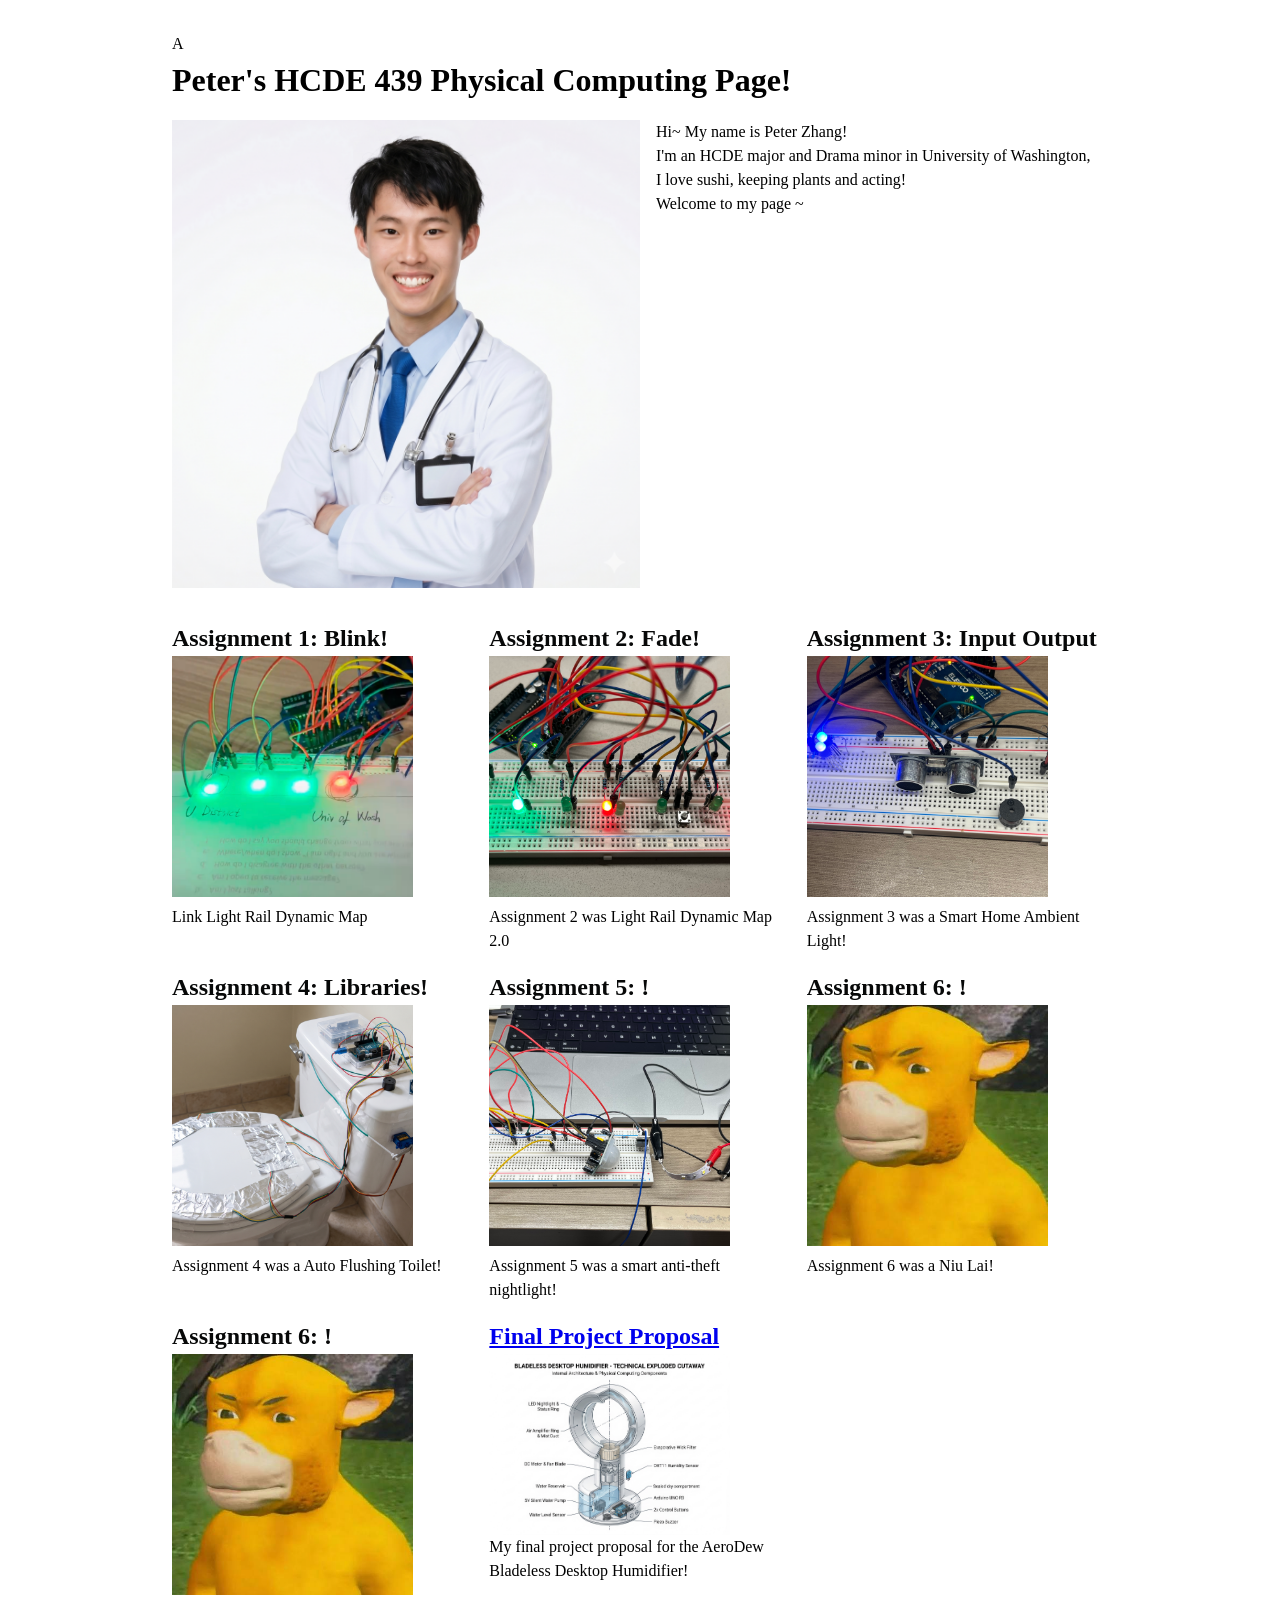
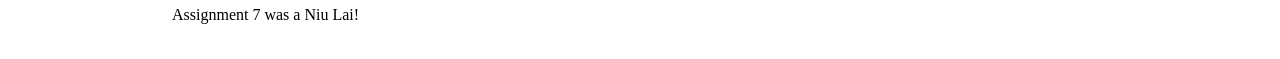
<file: docs/index.html>
<!DOCTYPE html>
A<html>
  <head>
    <meta charset="utf-8" />
    <meta name="viewport" content="width=device-width, maximum-scale=1.0" />

    <title>Peter's HCDE 439 Physical Computing Page!</title>

    <link href="style.css" rel="stylesheet" />
  </head>
  <body>
    <h1>Peter's HCDE 439 Physical Computing Page!</h1>

    <div class="header">
      <img src="Peter的图.jpg" />
      <p>
        Hi~ My name is Peter Zhang! 
        <br /> I'm an HCDE major and Drama minor in University of Washington, 
        <br /> I love sushi, keeping plants and acting!
        <br /> Welcome to my page ~
      </p>
    </div>

    <div class="grid">
      <div class="assignment">
        <a href="a1.html">
          <h2>Assignment 1: Blink!</h2>
          <img src="A1 Blink pic.jpg" />
        </a>
        <p>Link Light Rail Dynamic Map</p>
      </div>

      <div class="assignment">
        <a href="a2.html">
          <h2>Assignment 2: Fade!</h2>
          <img src="A2 插线图.jpg" />
        </a>
        <p>Assignment 2 was Light Rail Dynamic Map 2.0</p>
      </div>

      <div class="assignment">
        <a href="a3_Input Output.html">
          <h2>Assignment 3: Input Output</h2>
          <img src="A3 插线图.jpg" />
        </a>
        <p>Assignment 3 was a Smart Home Ambient Light!</p>
      </div>

      <div class="assignment">
        <a href="a4.html">
          <h2>Assignment 4: Libraries!</h2>
          <img src="A4自动冲水马桶封面.jpg" />
        </a>
        <p>Assignment 4 was a Auto Flushing Toilet!</p>
      </div>

      <div class="assignment">
        <a href="a5.html">
          <h2>Assignment 5: !</h2>
          <img src="A5 电气图.jpg" />
        </a>
        <p>Assignment 5 was a smart anti-theft nightlight!</p>
      </div>

      <div class="assignment">
        <a href="a2.html">
          <h2>Assignment 6: !</h2>
          <img src="牛来.jpg" />
        </a>
        <p>Assignment 6 was a Niu Lai!</p>
      </div>

      <div class="assignment">
        <a href="a2.html">
          <h2>Assignment 6: !</h2>
          <img src="牛来.jpg" />
        </a>
        <p>Assignment 7 was a Niu Lai!</p>
      </div>

      <div class="Final Project Proposal">
        <a href="final_proposal.html">
          <h2>Final Project Proposal</h2>
          <img src="aerodew_cutaway.jpg" />
        </a>
        <p>My final project proposal for the AeroDew Bladeless Desktop Humidifier!</p>
      </div>
    </div>
  </body>
</html>

      </div>
    </div>
  </body>
</html>
</file>
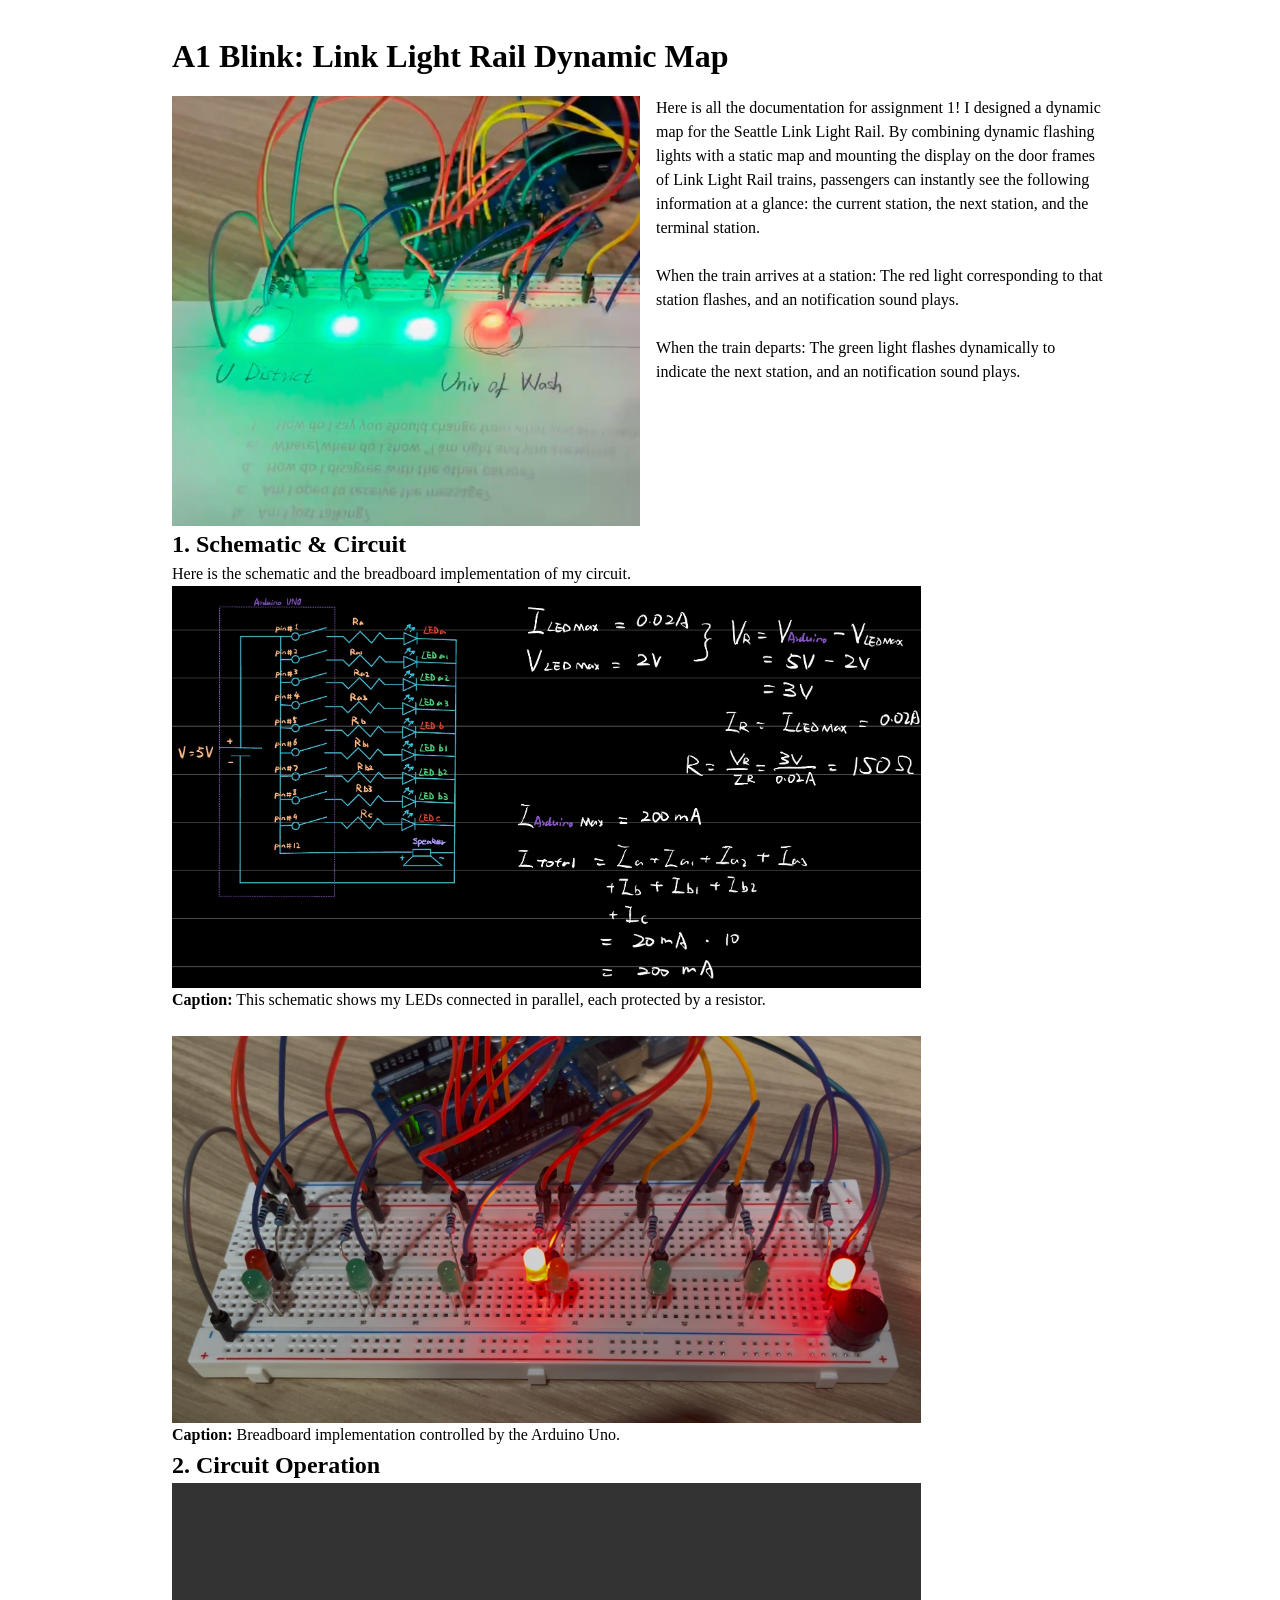
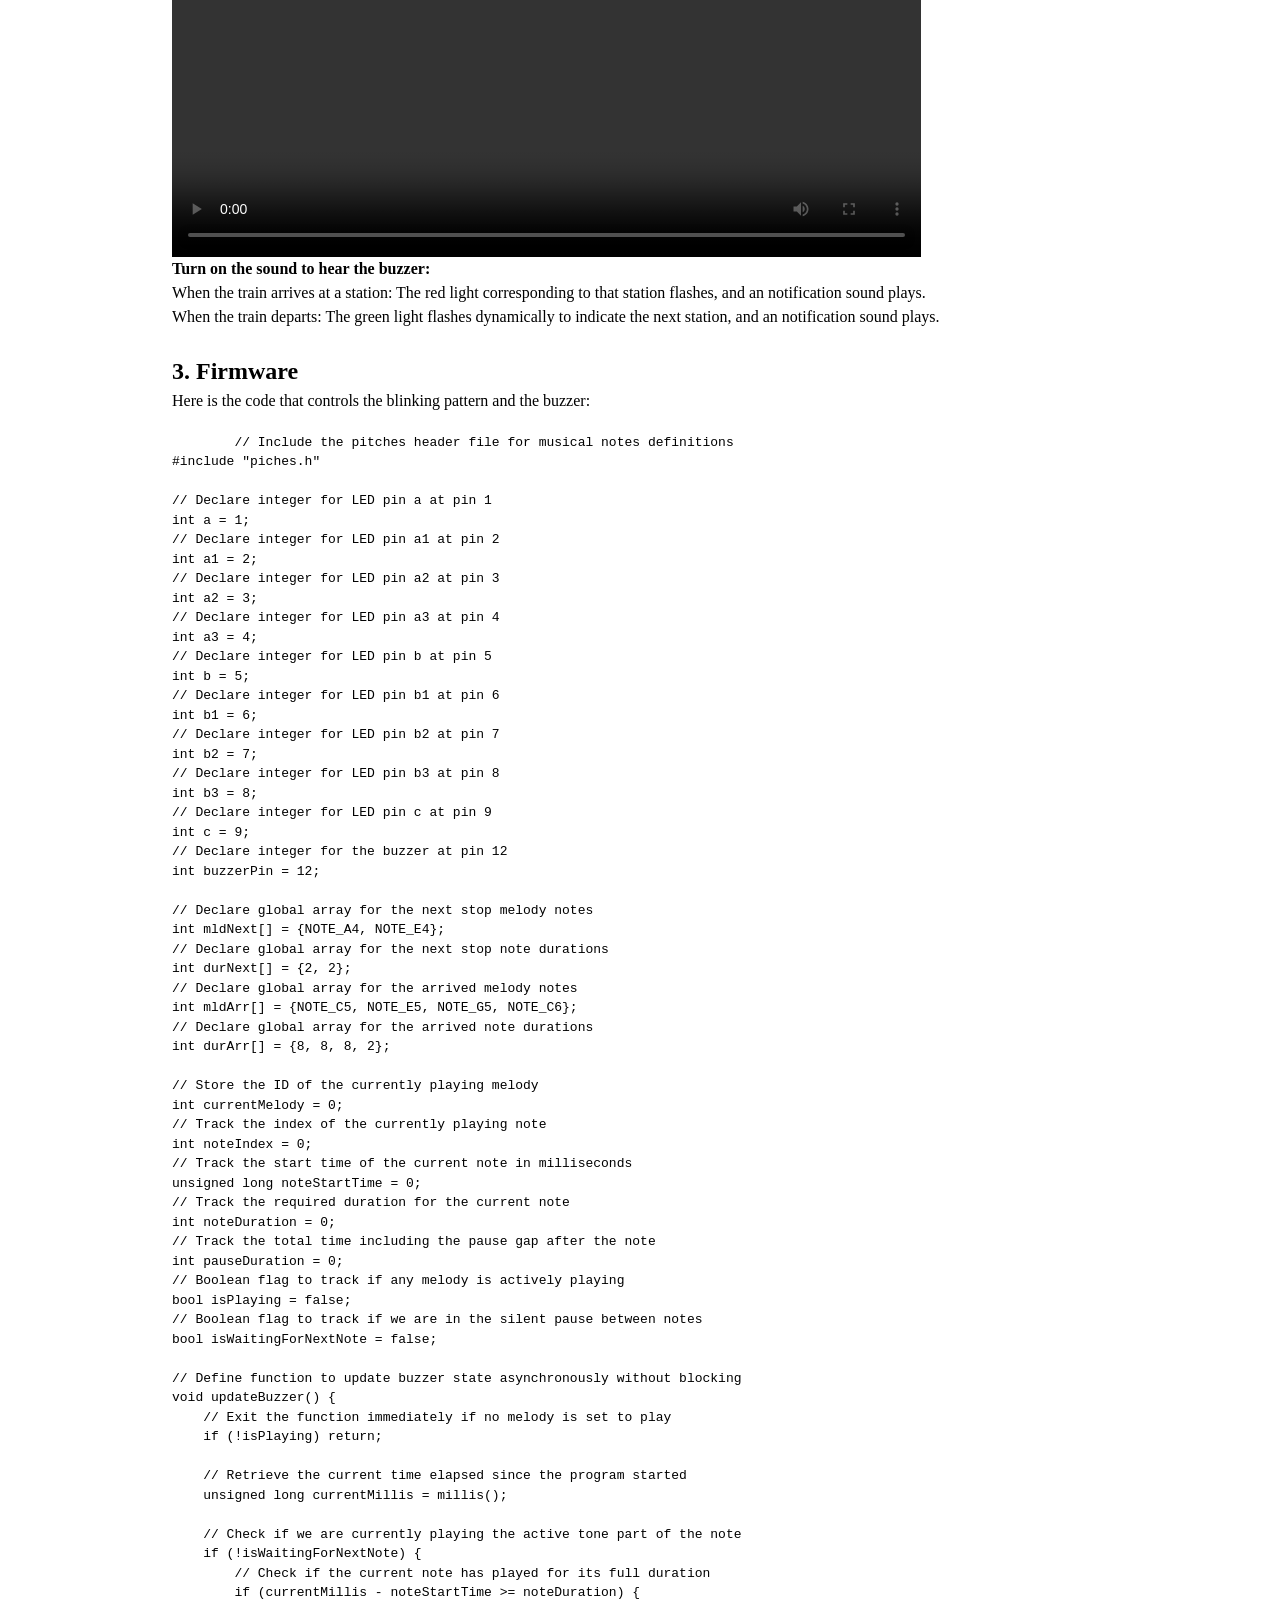
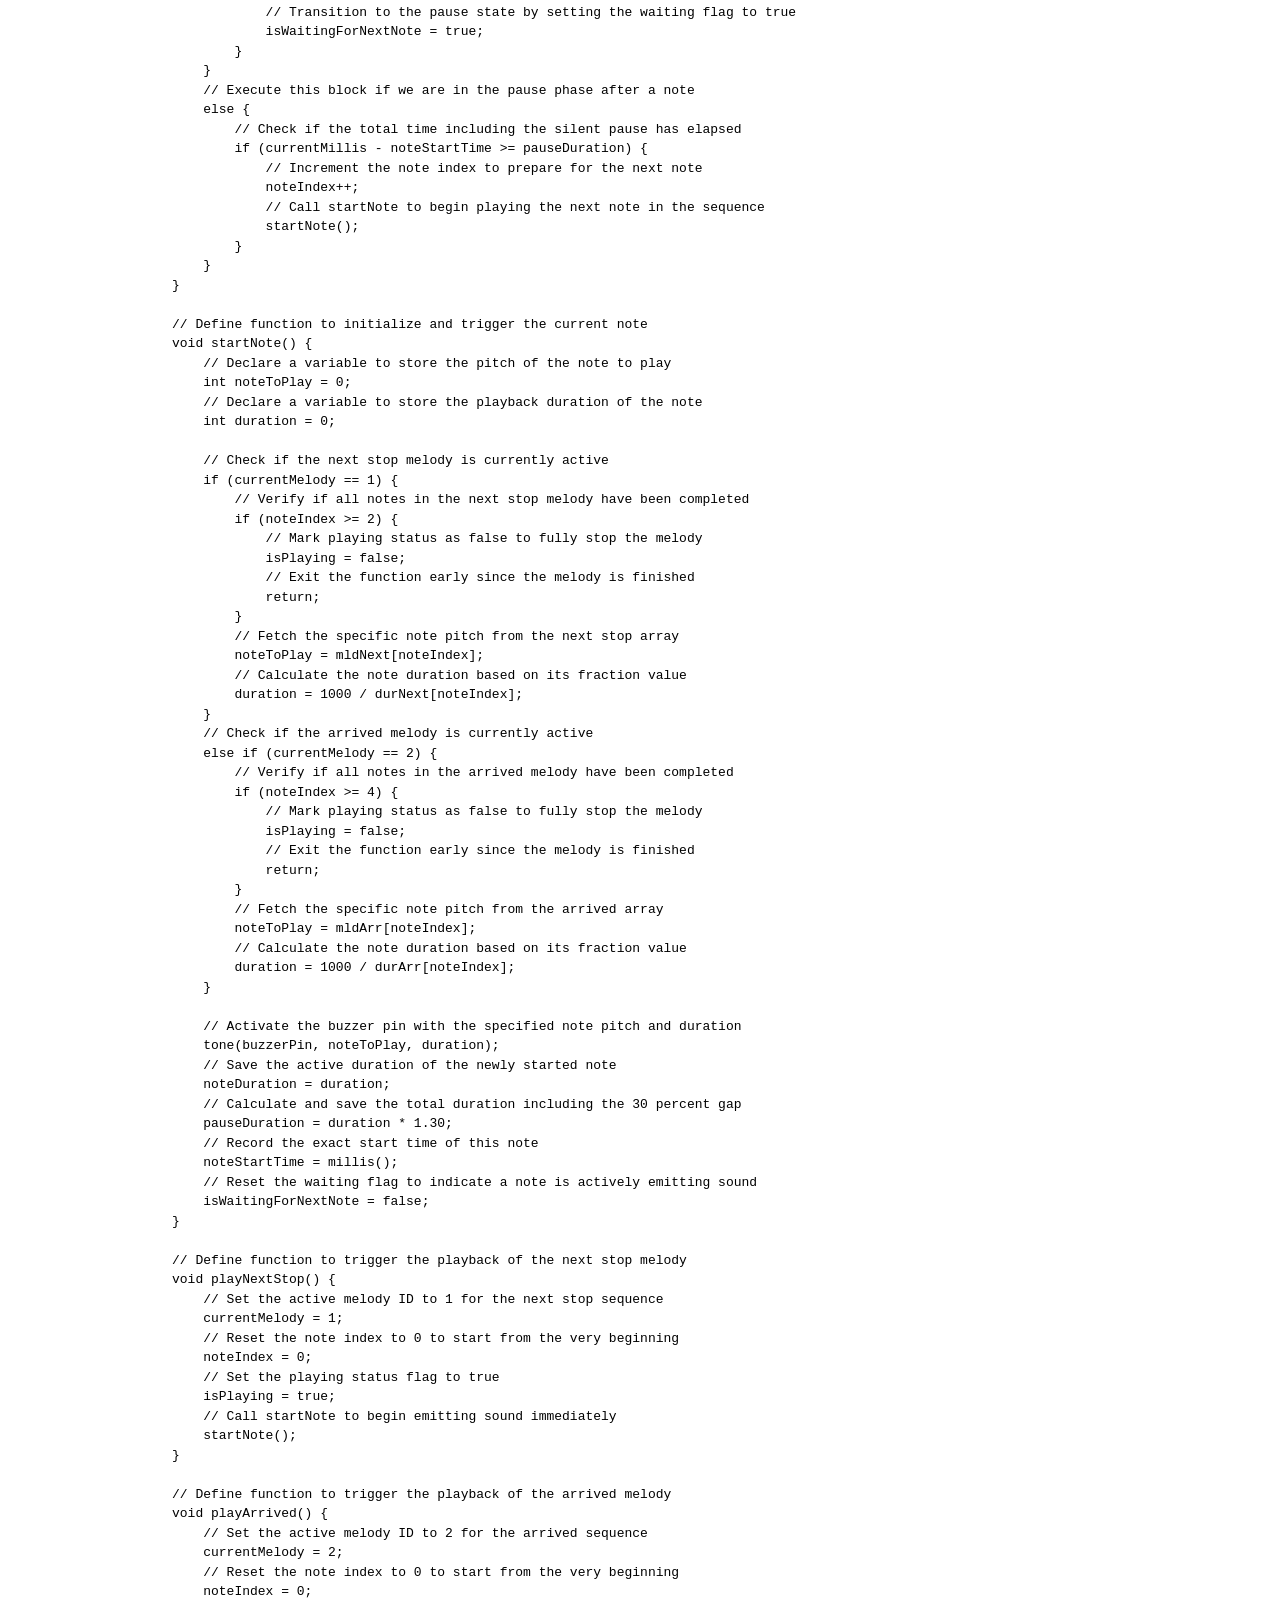
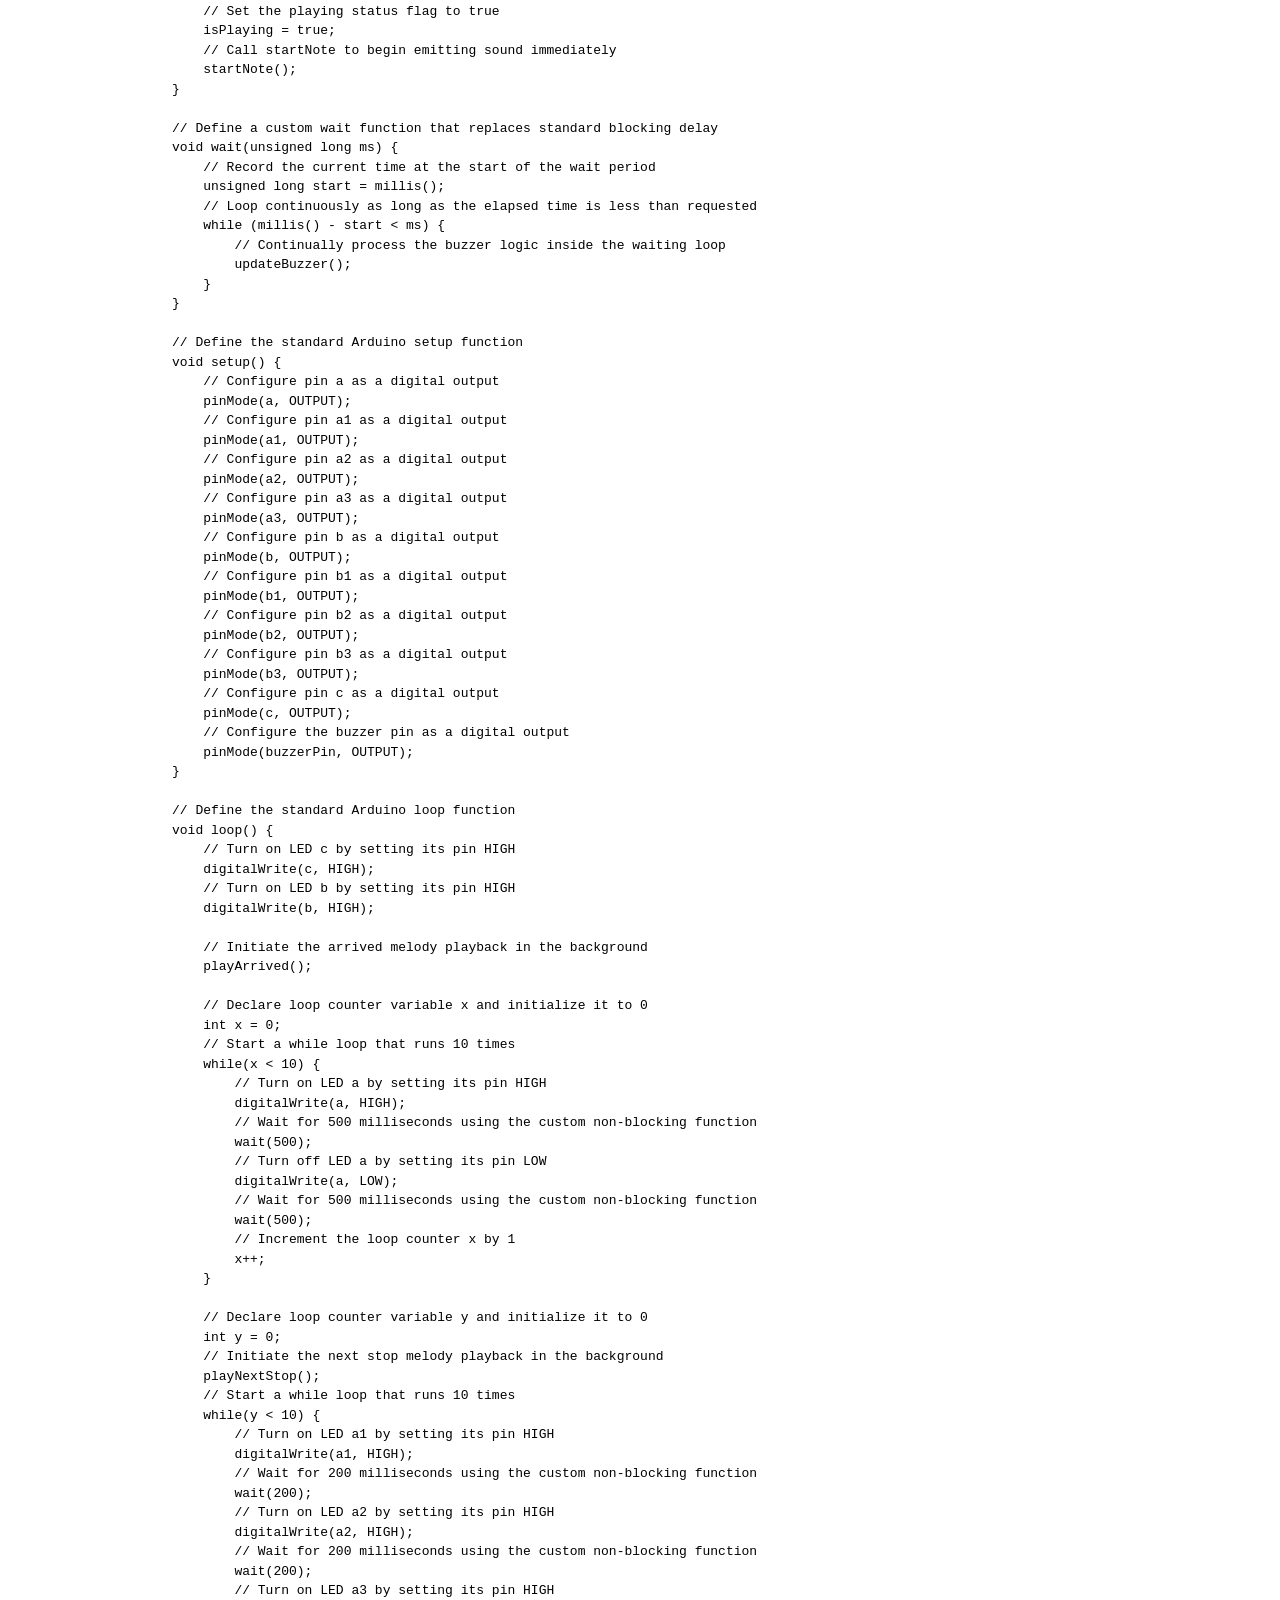
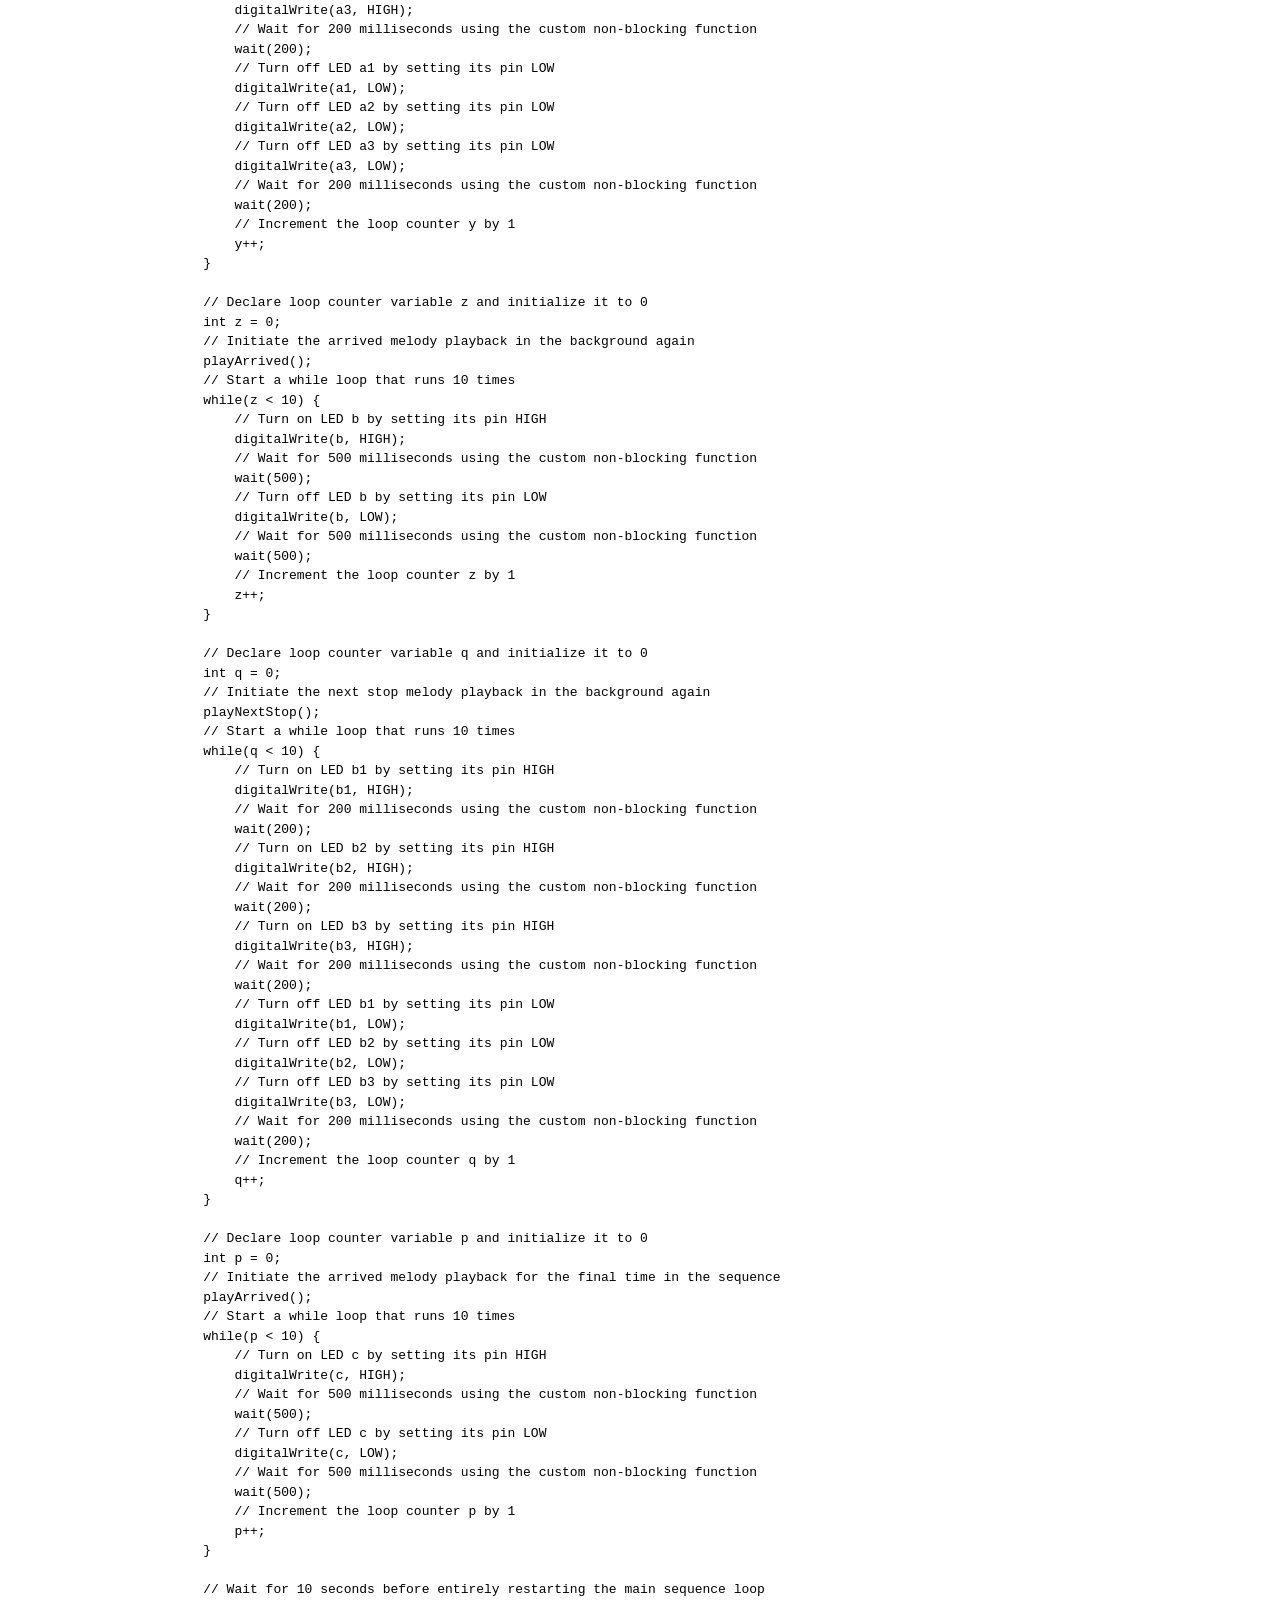
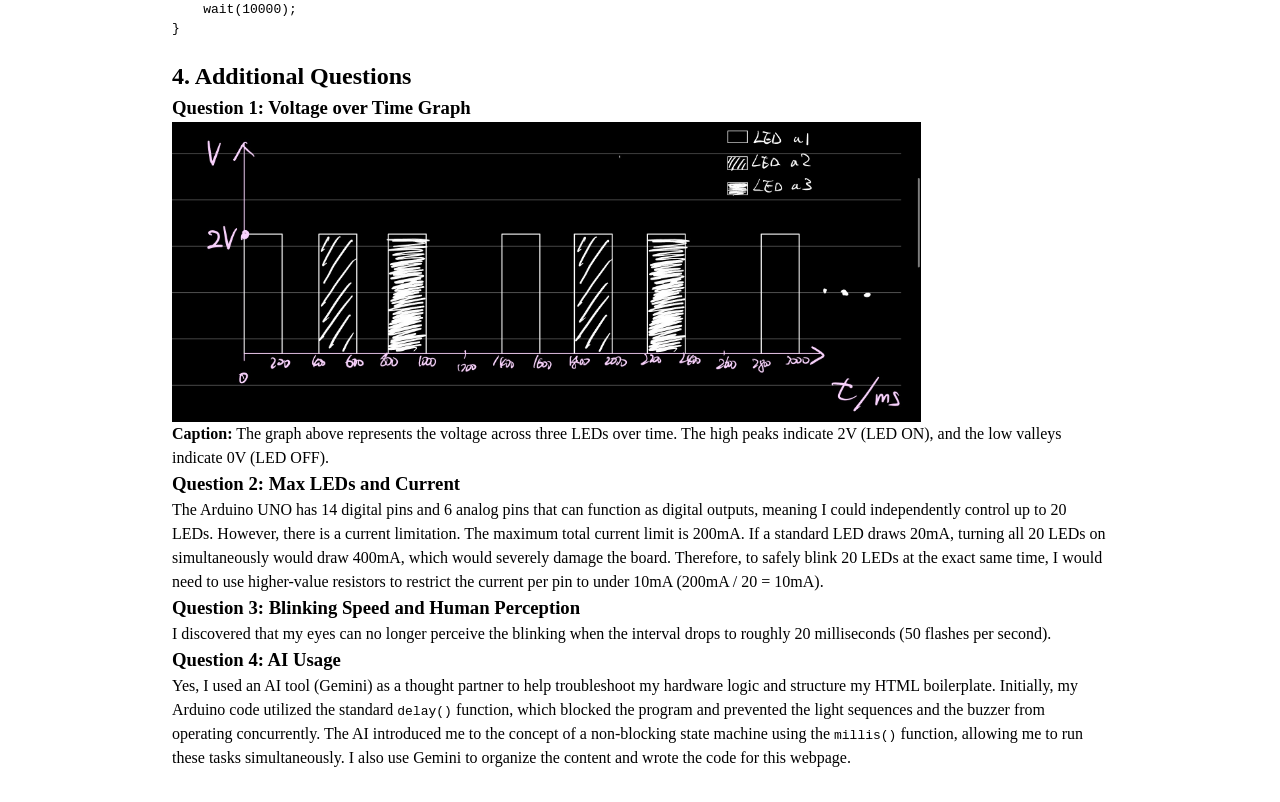
<file: docs/a1.html>
<!DOCTYPE html>
<html>
  <head>
    <meta charset="utf-8" />
    <meta name="viewport" content="width=device-width, maximum-scale=1.0" />
    <title>A1 Blink: Link Light Rail Dynamic Map</title>
    <link href="style.css" rel="stylesheet" type="text/css" />
  </head>
  <body>
    <h1>A1 Blink: Link Light Rail Dynamic Map</h1>
    
    <div class="header">
      <img src="A1 Blink pic.jpg" alt="Cover photo of my light rail map project" />
      <p>Here is all the documentation for assignment 1! I designed a dynamic map for the Seattle Link Light Rail. By combining dynamic flashing lights with a static map and mounting the display on the door frames of Link Light Rail trains, passengers can instantly see the following information at a glance: the current station, the next station, and the terminal station.
        <br />
        <br />When the train arrives at a station: The red light corresponding to that station flashes, and an notification sound plays.
        <br />
        <br />When the train departs: The green light flashes dynamically to indicate the next station, and an notification sound plays.</p>
    </div>

    <div class="section">
      <h2>1. Schematic & Circuit</h2>
      <p>Here is the schematic and the breadboard implementation of my circuit.</p>
      
      <img src="闪灯电路图.jpg" alt="Circuit Schematic" />
      <p><strong>Caption:</strong> This schematic shows my LEDs connected in parallel, each protected by a resistor. </p>
      <br />
      <img src="插线电路图.jpg" alt="Breadboard Circuit" />
      <p><strong>Caption:</strong> Breadboard implementation controlled by the Arduino Uno.</p>
    </div>

    <div class="section">
      <h2>2. Circuit Operation</h2>
    
      <!-- 使用 video 标签插入 MP4，添加 controls 属性显示播放控制条，width="100%" 让视频适应屏幕宽度 -->
      <video width="100%" controls>
        <!-- 请把 operation_placeholder.mp4 替换为你真实的 MP4 文件名 -->
        <source src="动态地图.mp4" type="video/mp4" />
        <!-- 这行文字只会在用户的浏览器太老旧，不支持视频播放时显示 -->
        Your browser does not support the video tag.
      </video>
    
      <p><strong>Turn on the sound to hear the buzzer:</strong> 
        <br />When the train arrives at a station: The red light corresponding to that station flashes, and an notification sound plays.
        <br />When the train departs: The green light flashes dynamically to indicate the next station, and an notification sound plays.
        <br />
        <br />
      </p>
    </div>

    <div class="section">
      <h2>3. Firmware</h2>
      <p>Here is the code that controls the blinking pattern and the buzzer: </p>
      <pre><code>
        // Include the pitches header file for musical notes definitions
#include "piches.h"

// Declare integer for LED pin a at pin 1
int a = 1;
// Declare integer for LED pin a1 at pin 2
int a1 = 2;
// Declare integer for LED pin a2 at pin 3
int a2 = 3;
// Declare integer for LED pin a3 at pin 4
int a3 = 4;
// Declare integer for LED pin b at pin 5
int b = 5;
// Declare integer for LED pin b1 at pin 6
int b1 = 6;
// Declare integer for LED pin b2 at pin 7
int b2 = 7;
// Declare integer for LED pin b3 at pin 8
int b3 = 8;
// Declare integer for LED pin c at pin 9
int c = 9;
// Declare integer for the buzzer at pin 12
int buzzerPin = 12;

// Declare global array for the next stop melody notes
int mldNext[] = {NOTE_A4, NOTE_E4};
// Declare global array for the next stop note durations
int durNext[] = {2, 2};
// Declare global array for the arrived melody notes
int mldArr[] = {NOTE_C5, NOTE_E5, NOTE_G5, NOTE_C6};
// Declare global array for the arrived note durations
int durArr[] = {8, 8, 8, 2};

// Store the ID of the currently playing melody
int currentMelody = 0;
// Track the index of the currently playing note
int noteIndex = 0;
// Track the start time of the current note in milliseconds
unsigned long noteStartTime = 0;
// Track the required duration for the current note
int noteDuration = 0;
// Track the total time including the pause gap after the note
int pauseDuration = 0;
// Boolean flag to track if any melody is actively playing
bool isPlaying = false;
// Boolean flag to track if we are in the silent pause between notes
bool isWaitingForNextNote = false;

// Define function to update buzzer state asynchronously without blocking
void updateBuzzer() {
    // Exit the function immediately if no melody is set to play
    if (!isPlaying) return;
    
    // Retrieve the current time elapsed since the program started
    unsigned long currentMillis = millis();
    
    // Check if we are currently playing the active tone part of the note
    if (!isWaitingForNextNote) {
        // Check if the current note has played for its full duration
        if (currentMillis - noteStartTime >= noteDuration) {
            // Transition to the pause state by setting the waiting flag to true
            isWaitingForNextNote = true;
        }
    }
    // Execute this block if we are in the pause phase after a note
    else {
        // Check if the total time including the silent pause has elapsed
        if (currentMillis - noteStartTime >= pauseDuration) {
            // Increment the note index to prepare for the next note
            noteIndex++;
            // Call startNote to begin playing the next note in the sequence
            startNote();
        }
    }
}

// Define function to initialize and trigger the current note
void startNote() {
    // Declare a variable to store the pitch of the note to play
    int noteToPlay = 0;
    // Declare a variable to store the playback duration of the note
    int duration = 0;
    
    // Check if the next stop melody is currently active
    if (currentMelody == 1) {
        // Verify if all notes in the next stop melody have been completed
        if (noteIndex >= 2) {
            // Mark playing status as false to fully stop the melody
            isPlaying = false;
            // Exit the function early since the melody is finished
            return;
        }
        // Fetch the specific note pitch from the next stop array
        noteToPlay = mldNext[noteIndex];
        // Calculate the note duration based on its fraction value
        duration = 1000 / durNext[noteIndex];
    }
    // Check if the arrived melody is currently active
    else if (currentMelody == 2) {
        // Verify if all notes in the arrived melody have been completed
        if (noteIndex >= 4) {
            // Mark playing status as false to fully stop the melody
            isPlaying = false;
            // Exit the function early since the melody is finished
            return;
        }
        // Fetch the specific note pitch from the arrived array
        noteToPlay = mldArr[noteIndex];
        // Calculate the note duration based on its fraction value
        duration = 1000 / durArr[noteIndex];
    }
    
    // Activate the buzzer pin with the specified note pitch and duration
    tone(buzzerPin, noteToPlay, duration);
    // Save the active duration of the newly started note
    noteDuration = duration;
    // Calculate and save the total duration including the 30 percent gap
    pauseDuration = duration * 1.30;
    // Record the exact start time of this note
    noteStartTime = millis();
    // Reset the waiting flag to indicate a note is actively emitting sound
    isWaitingForNextNote = false;
}

// Define function to trigger the playback of the next stop melody
void playNextStop() {
    // Set the active melody ID to 1 for the next stop sequence
    currentMelody = 1;
    // Reset the note index to 0 to start from the very beginning
    noteIndex = 0;
    // Set the playing status flag to true
    isPlaying = true;
    // Call startNote to begin emitting sound immediately
    startNote();
}

// Define function to trigger the playback of the arrived melody
void playArrived() {
    // Set the active melody ID to 2 for the arrived sequence
    currentMelody = 2;
    // Reset the note index to 0 to start from the very beginning
    noteIndex = 0;
    // Set the playing status flag to true
    isPlaying = true;
    // Call startNote to begin emitting sound immediately
    startNote();
}

// Define a custom wait function that replaces standard blocking delay
void wait(unsigned long ms) {
    // Record the current time at the start of the wait period
    unsigned long start = millis();
    // Loop continuously as long as the elapsed time is less than requested
    while (millis() - start < ms) {
        // Continually process the buzzer logic inside the waiting loop
        updateBuzzer();
    }
}

// Define the standard Arduino setup function
void setup() {
    // Configure pin a as a digital output
    pinMode(a, OUTPUT);
    // Configure pin a1 as a digital output
    pinMode(a1, OUTPUT);
    // Configure pin a2 as a digital output
    pinMode(a2, OUTPUT);
    // Configure pin a3 as a digital output
    pinMode(a3, OUTPUT);
    // Configure pin b as a digital output
    pinMode(b, OUTPUT);
    // Configure pin b1 as a digital output
    pinMode(b1, OUTPUT);
    // Configure pin b2 as a digital output
    pinMode(b2, OUTPUT);
    // Configure pin b3 as a digital output
    pinMode(b3, OUTPUT);
    // Configure pin c as a digital output
    pinMode(c, OUTPUT);
    // Configure the buzzer pin as a digital output
    pinMode(buzzerPin, OUTPUT);
}

// Define the standard Arduino loop function
void loop() {
    // Turn on LED c by setting its pin HIGH
    digitalWrite(c, HIGH);
    // Turn on LED b by setting its pin HIGH
    digitalWrite(b, HIGH);
    
    // Initiate the arrived melody playback in the background
    playArrived();
    
    // Declare loop counter variable x and initialize it to 0
    int x = 0;
    // Start a while loop that runs 10 times
    while(x < 10) {
        // Turn on LED a by setting its pin HIGH
        digitalWrite(a, HIGH);
        // Wait for 500 milliseconds using the custom non-blocking function
        wait(500);
        // Turn off LED a by setting its pin LOW
        digitalWrite(a, LOW);
        // Wait for 500 milliseconds using the custom non-blocking function
        wait(500);
        // Increment the loop counter x by 1
        x++;
    }
    
    // Declare loop counter variable y and initialize it to 0
    int y = 0;
    // Initiate the next stop melody playback in the background
    playNextStop();
    // Start a while loop that runs 10 times
    while(y < 10) {
        // Turn on LED a1 by setting its pin HIGH
        digitalWrite(a1, HIGH);
        // Wait for 200 milliseconds using the custom non-blocking function
        wait(200);
        // Turn on LED a2 by setting its pin HIGH
        digitalWrite(a2, HIGH);
        // Wait for 200 milliseconds using the custom non-blocking function
        wait(200);
        // Turn on LED a3 by setting its pin HIGH
        digitalWrite(a3, HIGH);
        // Wait for 200 milliseconds using the custom non-blocking function
        wait(200);
        // Turn off LED a1 by setting its pin LOW
        digitalWrite(a1, LOW);
        // Turn off LED a2 by setting its pin LOW
        digitalWrite(a2, LOW);
        // Turn off LED a3 by setting its pin LOW
        digitalWrite(a3, LOW);
        // Wait for 200 milliseconds using the custom non-blocking function
        wait(200);
        // Increment the loop counter y by 1
        y++;
    }
    
    // Declare loop counter variable z and initialize it to 0
    int z = 0;
    // Initiate the arrived melody playback in the background again
    playArrived();
    // Start a while loop that runs 10 times
    while(z < 10) {
        // Turn on LED b by setting its pin HIGH
        digitalWrite(b, HIGH);
        // Wait for 500 milliseconds using the custom non-blocking function
        wait(500);
        // Turn off LED b by setting its pin LOW
        digitalWrite(b, LOW);
        // Wait for 500 milliseconds using the custom non-blocking function
        wait(500);
        // Increment the loop counter z by 1
        z++;
    }
    
    // Declare loop counter variable q and initialize it to 0
    int q = 0;
    // Initiate the next stop melody playback in the background again
    playNextStop();
    // Start a while loop that runs 10 times
    while(q < 10) {
        // Turn on LED b1 by setting its pin HIGH
        digitalWrite(b1, HIGH);
        // Wait for 200 milliseconds using the custom non-blocking function
        wait(200);
        // Turn on LED b2 by setting its pin HIGH
        digitalWrite(b2, HIGH);
        // Wait for 200 milliseconds using the custom non-blocking function
        wait(200);
        // Turn on LED b3 by setting its pin HIGH
        digitalWrite(b3, HIGH);
        // Wait for 200 milliseconds using the custom non-blocking function
        wait(200);
        // Turn off LED b1 by setting its pin LOW
        digitalWrite(b1, LOW);
        // Turn off LED b2 by setting its pin LOW
        digitalWrite(b2, LOW);
        // Turn off LED b3 by setting its pin LOW
        digitalWrite(b3, LOW);
        // Wait for 200 milliseconds using the custom non-blocking function
        wait(200);
        // Increment the loop counter q by 1
        q++;
    }
    
    // Declare loop counter variable p and initialize it to 0
    int p = 0;
    // Initiate the arrived melody playback for the final time in the sequence
    playArrived();
    // Start a while loop that runs 10 times
    while(p < 10) {
        // Turn on LED c by setting its pin HIGH
        digitalWrite(c, HIGH);
        // Wait for 500 milliseconds using the custom non-blocking function
        wait(500);
        // Turn off LED c by setting its pin LOW
        digitalWrite(c, LOW);
        // Wait for 500 milliseconds using the custom non-blocking function
        wait(500);
        // Increment the loop counter p by 1
        p++;
    }
    
    // Wait for 10 seconds before entirely restarting the main sequence loop
    wait(10000);
}
      </code></pre>
    </div>

    <div class="section">
      <h2>4. Additional Questions</h2>
      
      <h3>Question 1: Voltage over Time Graph</h3>
      <img src="时间电压图.jpg" alt="Voltage vs Time Graph" />
      <p><strong>Caption:</strong> The graph above represents the voltage across three LEDs over time. The high peaks indicate 2V (LED ON), and the low valleys indicate 0V (LED OFF).</p>
      
      <h3>Question 2: Max LEDs and Current</h3>
      <p>The Arduino UNO has 14 digital pins and 6 analog pins that can function as digital outputs, meaning I could independently control up to 20 LEDs. However, there is a current limitation. The maximum total current limit is 200mA. If a standard LED draws 20mA, turning all 20 LEDs on simultaneously would draw 400mA, which would severely damage the board. Therefore, to safely blink 20 LEDs at the exact same time, I would need to use higher-value resistors to restrict the current per pin to under 10mA (200mA / 20 = 10mA).</p>
      
      <h3>Question 3: Blinking Speed and Human Perception</h3>
      <p>I discovered that my eyes can no longer perceive the blinking when the interval drops to roughly 20 milliseconds (50 flashes per second).</p>
      
      <h3>Question 4: AI Usage</h3>
      <p>Yes, I used an AI tool (Gemini) as a thought partner to help troubleshoot my hardware logic and structure my HTML boilerplate. Initially, my Arduino code utilized the standard <code>delay()</code> function, which blocked the program and prevented the light sequences and the buzzer from operating concurrently. The AI introduced me to the concept of a non-blocking state machine using the <code>millis()</code> function, allowing me to run these tasks simultaneously. I also use Gemini to organize the content and wrote the code for this webpage.</p>
    </div>

  </body>
</html>
</file>
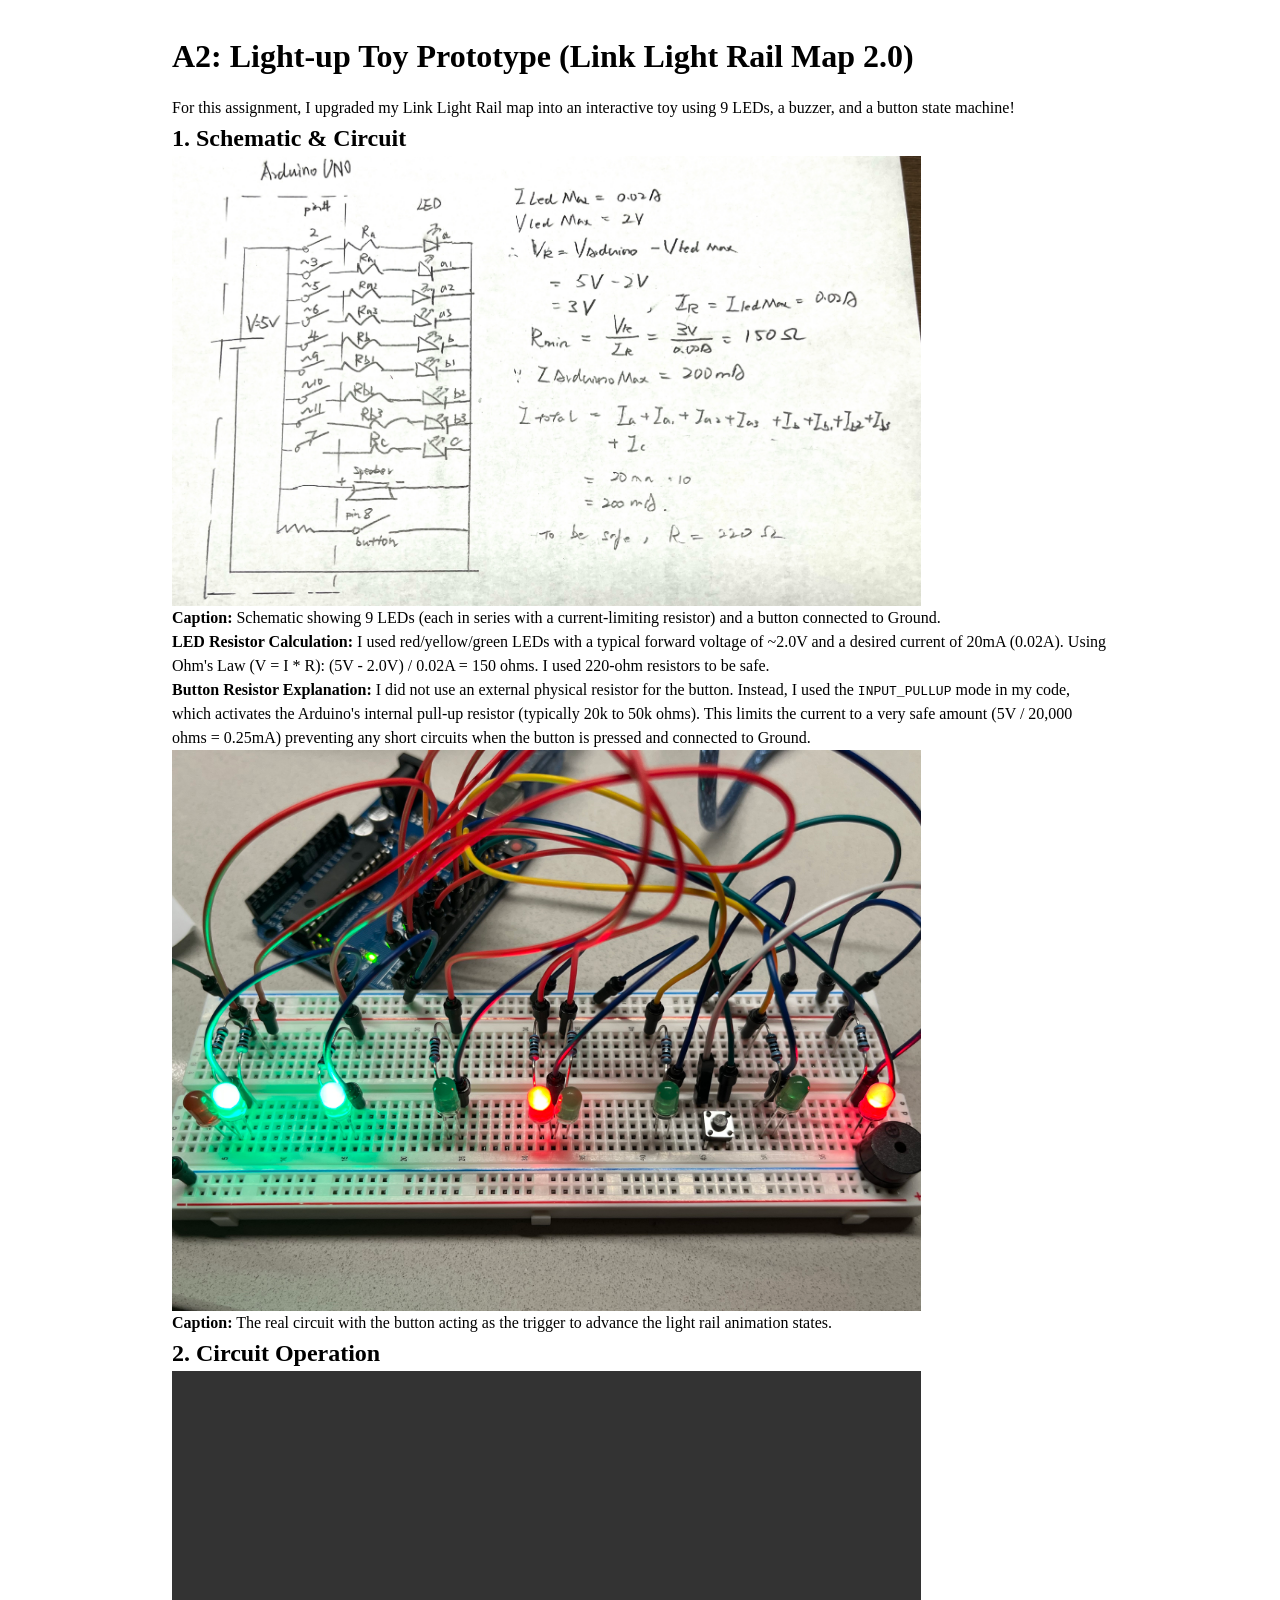
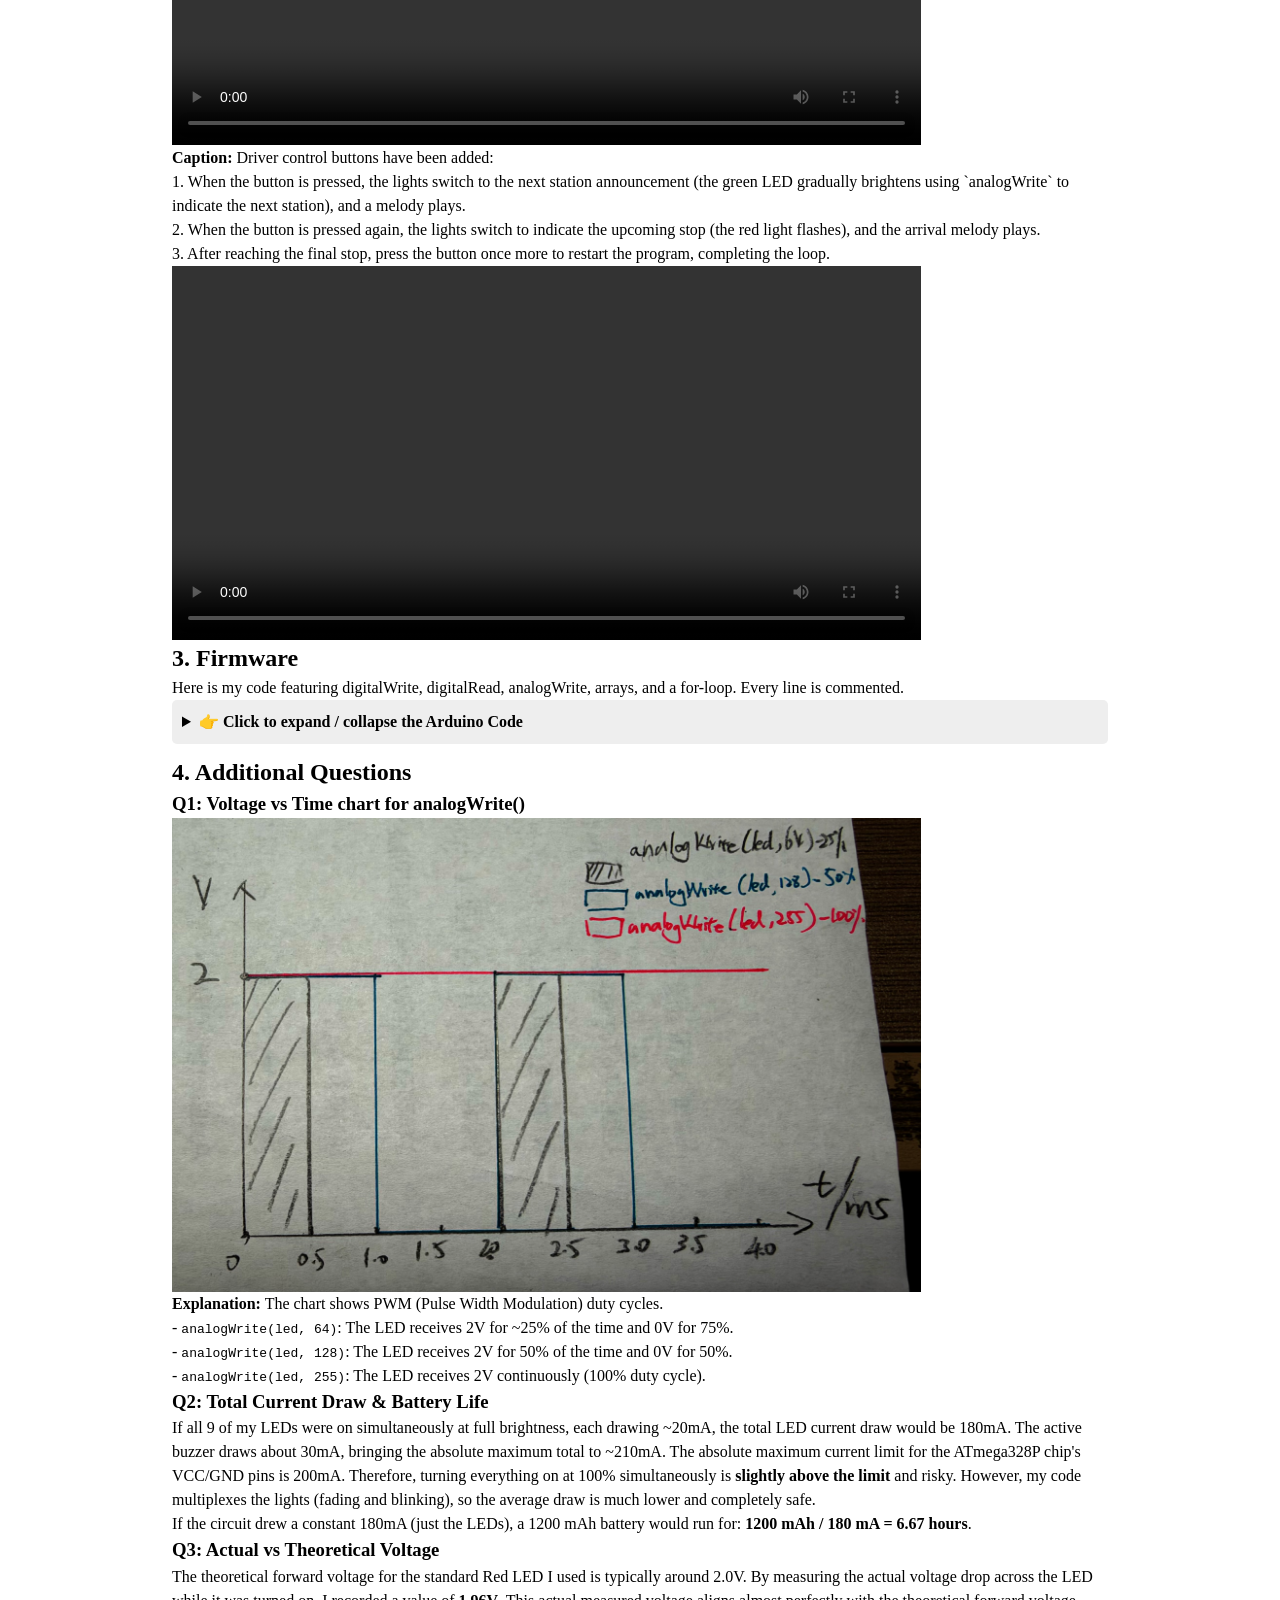
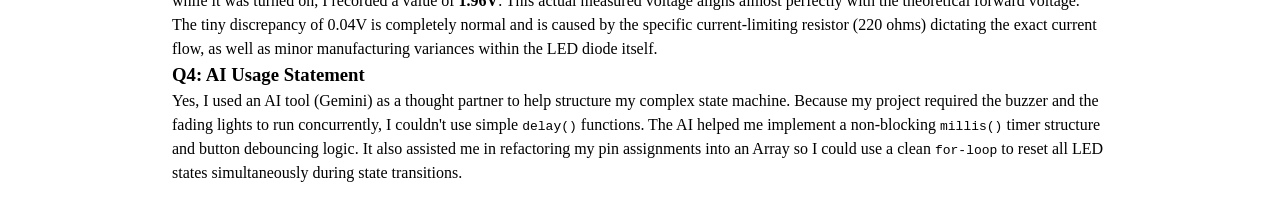
<file: docs/a2.html>
<!DOCTYPE html>
<html>
  <head>
    <meta charset="utf-8" />
    <meta name="viewport" content="width=device-width, maximum-scale=1.0" />
    <title>A2: Light-up Toy Prototype (Link Light Rail)</title>
    <link href="style.css" rel="stylesheet" type="text/css" />
  </head>
  <body>
    <h1>A2: Light-up Toy Prototype (Link Light Rail Map 2.0)</h1>
    
    <div class="header">
      <p>For this assignment, I upgraded my Link Light Rail map into an interactive toy using 9 LEDs, a buzzer, and a button state machine!</p>
    </div>

    <div class="section">
      <h2>1. Schematic & Circuit</h2>
      
      <img src="A2 电路图.jpg" alt="Circuit Schematic" />
      <p><strong>Caption:</strong> Schematic showing 9 LEDs (each in series with a current-limiting resistor) and a button connected to Ground. 
      <br><strong>LED Resistor Calculation:</strong> I used red/yellow/green LEDs with a typical forward voltage of ~2.0V and a desired current of 20mA (0.02A). Using Ohm's Law (V = I * R): (5V - 2.0V) / 0.02A = 150 ohms. I used 220-ohm resistors to be safe.
      <br><strong>Button Resistor Explanation:</strong> I did not use an external physical resistor for the button. Instead, I used the <code>INPUT_PULLUP</code> mode in my code, which activates the Arduino's internal pull-up resistor (typically 20k to 50k ohms). This limits the current to a very safe amount (5V / 20,000 ohms = 0.25mA) preventing any short circuits when the button is pressed and connected to Ground.</p>

      <img src="A2 插线图.jpg" alt="Breadboard Circuit" />
      <p><strong>Caption:</strong> The real circuit with the button acting as the trigger to advance the light rail animation states.</p>
    </div>

    <div class="section">
      <h2>2. Circuit Operation</h2>
      <!-- Replace with your MP4 video or GIF -->
      <video width="100%" controls>
        <source src="A2 成品演示.mp4" type="video/mp4" />
      </video>
      <p><strong>Caption:</strong> Driver control buttons have been added:
        <br/> 1. When the button is pressed, the lights switch to the next station announcement (the green LED gradually brightens using `analogWrite` to indicate the next station), and a melody plays.
        <br/> 2. When the button is pressed again, the lights switch to indicate the upcoming stop (the red light flashes), and the arrival melody plays.
        <br/> 3. After reaching the final stop, press the button once more to restart the program, completing the loop.
      </p>
      <video width="100%" controls>
        <source src="A2 电路演示.mp4" type="video/mp4" />
    </div>

   <div class="section">
      <h2>3. Firmware</h2>
      <p>Here is my code featuring digitalWrite, digitalRead, analogWrite, arrays, and a for-loop. Every line is commented.</p>
      
      <!-- 使用 details 标签实现折叠，summary 是展示在外的标题 -->
      <details>
        <summary style="cursor: pointer; font-weight: bold; padding: 10px; background-color: #eeeeee; border-radius: 5px; margin-bottom: 10px;">
          👉 Click to expand / collapse the Arduino Code
        </summary>
        
        <pre><code>
          // Include the pitches header file for musical notes definitions
#include "piches.h"

// Declare integer for LED pin a at digital pin 2
int a = 2;
// Declare integer for LED pin a1 at PWM pin 3
int a1 = 3;
// Declare integer for LED pin b at digital pin 4
int b = 4;
// Declare integer for LED pin a2 at PWM pin 5
int a2 = 5;
// Declare integer for LED pin a3 at PWM pin 6
int a3 = 6;
// Declare integer for LED pin c at digital pin 7
int c = 7;
// Declare integer for the button at digital pin 8
int buttonPin = 8;
// Declare integer for LED pin b1 at PWM pin 9
int b1 = 9;
// Declare integer for LED pin b2 at PWM pin 10
int b2 = 10;
// Declare integer for LED pin b3 at PWM pin 11
int b3 = 11;
// Declare integer for the buzzer at digital pin 12
int buzzerPin = 12;

// Declare an array containing all LED pin numbers to easily loop through them
int allLedPins[] = {a, a1, a2, a3, b, b1, b2, b3, c};

// Declare global array for the next stop melody notes
int mldNext[] = {NOTE_A4, NOTE_E4};
// Declare global array for the next stop note durations
int durNext[] = {2, 2};
// Declare global array for the arrived melody notes
int mldArr[] = {NOTE_C5, NOTE_E5, NOTE_G5, NOTE_C6};
// Declare global array for the arrived note durations
int durArr[] = {8, 8, 8, 2};

// Store the ID of the currently playing melody
int currentMelody = 0;
// Track the index of the currently playing note
int noteIndex = 0;
// Track the start time of the current note in milliseconds
unsigned long noteStartTime = 0;
// Track the required duration for the current note
int noteDuration = 0;
// Track the total time including the pause gap after the note
int pauseDuration = 0;
// Boolean flag to track if any melody is actively playing
bool isPlaying = false;
// Boolean flag to track if we are in the silent pause between notes
bool isWaitingForNextNote = false;

// Track the current sequence state of the light rail system
int currentState = 0;
// Track the confirmed logical state of the button
int buttonState = HIGH;
// Track the previous raw reading of the button for debounce
int lastButtonState = HIGH;
// Track the last time the button state changed
unsigned long lastDebounceTime = 0;
// Define the debounce delay time in milliseconds
unsigned long debounceDelay = 50;

// Define function to update buzzer state asynchronously without blocking
void updateBuzzer() {
    // Exit the function immediately if no melody is set to play
    if (!isPlaying) return;
    
    // Retrieve the current time elapsed since the program started
    unsigned long currentMillis = millis();
    
    // Check if we are currently playing the active tone part of the note
    if (!isWaitingForNextNote) {
        // Check if the current note has played for its full duration
        if (currentMillis - noteStartTime >= noteDuration) {
            // Transition to the pause state by setting the waiting flag to true
            isWaitingForNextNote = true;
        }
    }
    // Execute this block if we are in the pause phase after a note
    else {
        // Check if the total time including the silent pause has elapsed
        if (currentMillis - noteStartTime >= pauseDuration) {
            // Increment the note index to prepare for the next note
            noteIndex++;
            // Call startNote to begin playing the next note in the sequence
            startNote();
        }
    }
}

// Define function to initialize and trigger the current note
void startNote() {
    // Declare a variable to store the pitch of the note to play
    int noteToPlay = 0;
    // Declare a variable to store the playback duration of the note
    int duration = 0;
    
    // Check if the next stop melody is currently active
    if (currentMelody == 1) {
        // Verify if all notes in the next stop melody have been completed
        if (noteIndex >= 2) {
            // Mark playing status as false to fully stop the melody
            isPlaying = false;
            // Exit the function early since the melody is finished
            return;
        }
        // Fetch the specific note pitch from the next stop array
        noteToPlay = mldNext[noteIndex];
        // Calculate the note duration based on its fraction value
        duration = 1000 / durNext[noteIndex];
    }
    // Check if the arrived melody is currently active
    else if (currentMelody == 2) {
        // Verify if all notes in the arrived melody have been completed
        if (noteIndex >= 4) {
            // Mark playing status as false to fully stop the melody
            isPlaying = false;
            // Exit the function early since the melody is finished
            return;
        }
        // Fetch the specific note pitch from the arrived array
        noteToPlay = mldArr[noteIndex];
        // Calculate the note duration based on its fraction value
        duration = 1000 / durArr[noteIndex];
    }
    
    // Activate the buzzer pin with the specified note pitch and duration
    tone(buzzerPin, noteToPlay, duration);
    // Save the active duration of the newly started note
    noteDuration = duration;
    // Calculate and save the total duration including the 30 percent gap
    pauseDuration = duration * 1.30;
    // Record the exact start time of this note
    noteStartTime = millis();
    // Reset the waiting flag to indicate a note is actively emitting sound
    isWaitingForNextNote = false;
}

// Define function to trigger the playback of the next stop melody
void playNextStop() {
    // Set the active melody ID to 1 for the next stop sequence
    currentMelody = 1;
    // Reset the note index to 0 to start from the very beginning
    noteIndex = 0;
    // Set the playing status flag to true
    isPlaying = true;
    // Call startNote to begin emitting sound immediately
    startNote();
}

// Define function to trigger the playback of the arrived melody
void playArrived() {
    // Set the active melody ID to 2 for the arrived sequence
    currentMelody = 2;
    // Reset the note index to 0 to start from the very beginning
    noteIndex = 0;
    // Set the playing status flag to true
    isPlaying = true;
    // Call startNote to begin emitting sound immediately
    startNote();
}

// Define function to turn off all LEDs to clean up previous states using a for-loop
void resetAllLEDs() {
    // Start a for-loop to iterate through all 9 LED pins in the array
    for (int i = 0; i < 9; i++) {
        // Turn off each LED by setting its digital state to LOW
        digitalWrite(allLedPins[i], LOW);
        // Also write 0 to the pin using analogWrite to fully clear any active PWM fading
        analogWrite(allLedPins[i], 0);
    }
}

// Define function to advance the system to the next sequence state
void advanceState() {
    // Clean up all LEDs before transitioning
    resetAllLEDs();
    // Increment the state and wrap around to 0 after reaching 4
    currentState = (currentState + 1) % 5;
    
    // Check if the new state corresponds to an arrival
    if (currentState == 0 || currentState == 2 || currentState == 4) {
        // Play the arrival melody
        playArrived();
    }
    // Check if the new state corresponds to transit
    else {
        // Play the transit melody
        playNextStop();
    }
}

// Define function to handle button debouncing and state changes
void checkButton() {
    // Read the current physical state of the button pin
    int reading = digitalRead(buttonPin);
    
    // Check if the button reading changed from the last loop
    if (reading != lastButtonState) {
        // Reset the debouncing timer
        lastDebounceTime = millis();
    }
    
    // Check if the state has been stable longer than the debounce delay
    if ((millis() - lastDebounceTime) > debounceDelay) {
        // Check if the stable reading is different from the recorded logical state
        if (reading != buttonState) {
            // Update the logical button state to match the stable reading
            buttonState = reading;
            
            // Trigger action only when the button is released (goes HIGH)
            if (buttonState == HIGH) {
                // Call function to advance to the next visual sequence
                advanceState();
            }
        }
    }
    // Save the reading for the next loop comparison
    lastButtonState = reading;
}

// Define function to blink a specific digital LED based on time
void blinkDigitalPin(int pinToBlink) {
    // Adjust blink interval here: 250 means 250ms ON and 250ms OFF
    int blinkInterval = 250; 

    // Check if the current time window is even
    if ((millis() / blinkInterval) % 2 == 0) {
        // Turn the LED on
        digitalWrite(pinToBlink, HIGH);
    }
    // Execute if the current time window is odd
    else {
        // Turn the LED off
        digitalWrite(pinToBlink, LOW);
    }
}

// Define function to create an accumulation fading marquee effect for 3 pins
void runFadeMarquee(int p1, int p2, int p3) {
    // Adjust speed! This value represents the total milliseconds required for one cycle
    int cycleTime = 700; 
    
    // Divide the entire cycle equally into 4 phases
    int stepTime = cycleTime / 4;
    
    // Calculate the current phase within the cycle
    int phase = millis() % cycleTime;
    
    // Declare brightness variables for the three LEDs
    int br1 = 0, br2 = 0, br3 = 0;

    // Phase 1: Fade in the 1st LED, keep the others off
    if (phase < stepTime) {
        br1 = map(phase, 0, stepTime, 0, 255);
        br2 = 0;
        br3 = 0;
    }
    // Phase 2: Keep the 1st LED at max brightness, fade in the 2nd LED, keep the 3rd LED off
    else if (phase < stepTime * 2) {
        br1 = 255;
        br2 = map(phase, stepTime, stepTime * 2, 0, 255);
        br3 = 0;
    }
    // Phase 3: Keep the 1st and 2nd LEDs at max brightness, fade in the 3rd LED
    else if (phase < stepTime * 3) {
        br1 = 255;
        br2 = 255;
        br3 = map(phase, stepTime * 2, stepTime * 3, 0, 255);
    }
    // Phase 4: Fade out all 3 LEDs simultaneously
    else {
        int fadeOut = map(phase, stepTime * 3, cycleTime, 255, 0);
        br1 = fadeOut;
        br2 = fadeOut;
        br3 = fadeOut;
    }

    // HARDWARE FIX: Prevent Timer 2 conflict on Pins 3 and 11 during tone playback.
    if (isPlaying && (p1 == 3 || p1 == 11)) {
        digitalWrite(p1, br1 > 127 ? HIGH : LOW);
    } else {
        analogWrite(p1, br1);
    }

    if (isPlaying && (p2 == 3 || p2 == 11)) {
        digitalWrite(p2, br2 > 127 ? HIGH : LOW);
    } else {
        analogWrite(p2, br2);
    }

    if (isPlaying && (p3 == 3 || p3 == 11)) {
        digitalWrite(p3, br3 > 127 ? HIGH : LOW);
    } else {
        analogWrite(p3, br3);
    }
}

// Define the standard Arduino setup function
void setup() {
    // Start a for-loop to initialize all LED pins
    for (int i = 0; i < 9; i++) {
        // Configure each LED pin in the array as a digital output
        pinMode(allLedPins[i], OUTPUT);
    }
    // Configure the buzzer pin as a digital output
    pinMode(buzzerPin, OUTPUT);
    // Configure the button pin as an input with internal pullup resistor
    pinMode(buttonPin, INPUT_PULLUP);
    
    // Start the initial arrival melody
    playArrived();
}

// Define the standard Arduino loop function
void loop() {
    // Continually process the buzzer logic in the background
    updateBuzzer();
    // Continually check the physical button for debounced presses
    checkButton();

    // Check if the system is in State 0
    if (currentState == 0) {
        // Blink LED a repeatedly
        blinkDigitalPin(a);
        // Turn on LED b to show next destination
        digitalWrite(b, HIGH);
        // Turn on LED c to show final destination
        digitalWrite(c, HIGH);
    }
    // Check if the system is in State 1
    else if (currentState == 1) {
        // Turn on LED b to show current destination
        digitalWrite(b, HIGH);
        // Turn on LED c to show final destination
        digitalWrite(c, HIGH);
        // Run the fade marquee animation on the first set of route LEDs
        runFadeMarquee(a1, a2, a3);
    }
    // Check if the system is in State 2
    else if (currentState == 2) {
        // Blink LED b repeatedly
        blinkDigitalPin(b);
        // Turn on LED c to show final destination
        digitalWrite(c, HIGH);
    }
    // Check if the system is in State 3
    else if (currentState == 3) {
        // Turn on LED c to show final destination
        digitalWrite(c, HIGH);
        // Run the fade marquee animation on the second set of route LEDs
        runFadeMarquee(b1, b2, b3);
    }
    // Check if the system is in State 4
    else if (currentState == 4) {
        // Blink LED c repeatedly as the final arrival
        blinkDigitalPin(c);
    }
}
        </code></pre>
      </details>
    </div>

    <div class="section">
      <h2>4. Additional Questions</h2>
      
      <h3>Q1: Voltage vs Time chart for analogWrite()</h3>
      <img src="A2 Q1.jpg" alt="PWM Chart" />
      <p><strong>Explanation:</strong> The chart shows PWM (Pulse Width Modulation) duty cycles. <br>
      - <code>analogWrite(led, 64)</code>: The LED receives 2V for ~25% of the time and 0V for 75%.<br>
      - <code>analogWrite(led, 128)</code>: The LED receives 2V for 50% of the time and 0V for 50%.<br>
      - <code>analogWrite(led, 255)</code>: The LED receives 2V continuously (100% duty cycle).</p>
      
      <h3>Q2: Total Current Draw & Battery Life</h3>
      <p>If all 9 of my LEDs were on simultaneously at full brightness, each drawing ~20mA, the total LED current draw would be 180mA. The active buzzer draws about 30mA, bringing the absolute maximum total to ~210mA. The absolute maximum current limit for the ATmega328P chip's VCC/GND pins is 200mA. Therefore, turning everything on at 100% simultaneously is <strong>slightly above the limit</strong> and risky. However, my code multiplexes the lights (fading and blinking), so the average draw is much lower and completely safe.<br>
      If the circuit drew a constant 180mA (just the LEDs), a 1200 mAh battery would run for: <strong>1200 mAh / 180 mA = 6.67 hours</strong>.</p>
      
      <h3>Q3: Actual vs Theoretical Voltage</h3>
      <p>The theoretical forward voltage for the standard Red LED I used is typically around 2.0V. By measuring the actual voltage drop across the LED while it was turned on, I recorded a value of <strong>1.96V</strong>. This actual measured voltage aligns almost perfectly with the theoretical forward voltage. The tiny discrepancy of 0.04V is completely normal and is caused by the specific current-limiting resistor (220 ohms) dictating the exact current flow, as well as minor manufacturing variances within the LED diode itself.</p>
      
      <h3>Q4: AI Usage Statement</h3>
      <p>Yes, I used an AI tool (Gemini) as a thought partner to help structure my complex state machine. Because my project required the buzzer and the fading lights to run concurrently, I couldn't use simple <code>delay()</code> functions. The AI helped me implement a non-blocking <code>millis()</code> timer structure and button debouncing logic. It also assisted me in refactoring my pin assignments into an Array so I could use a clean <code>for-loop</code> to reset all LED states simultaneously during state transitions.</p>
    </div>

  </body>
</html>
</file>
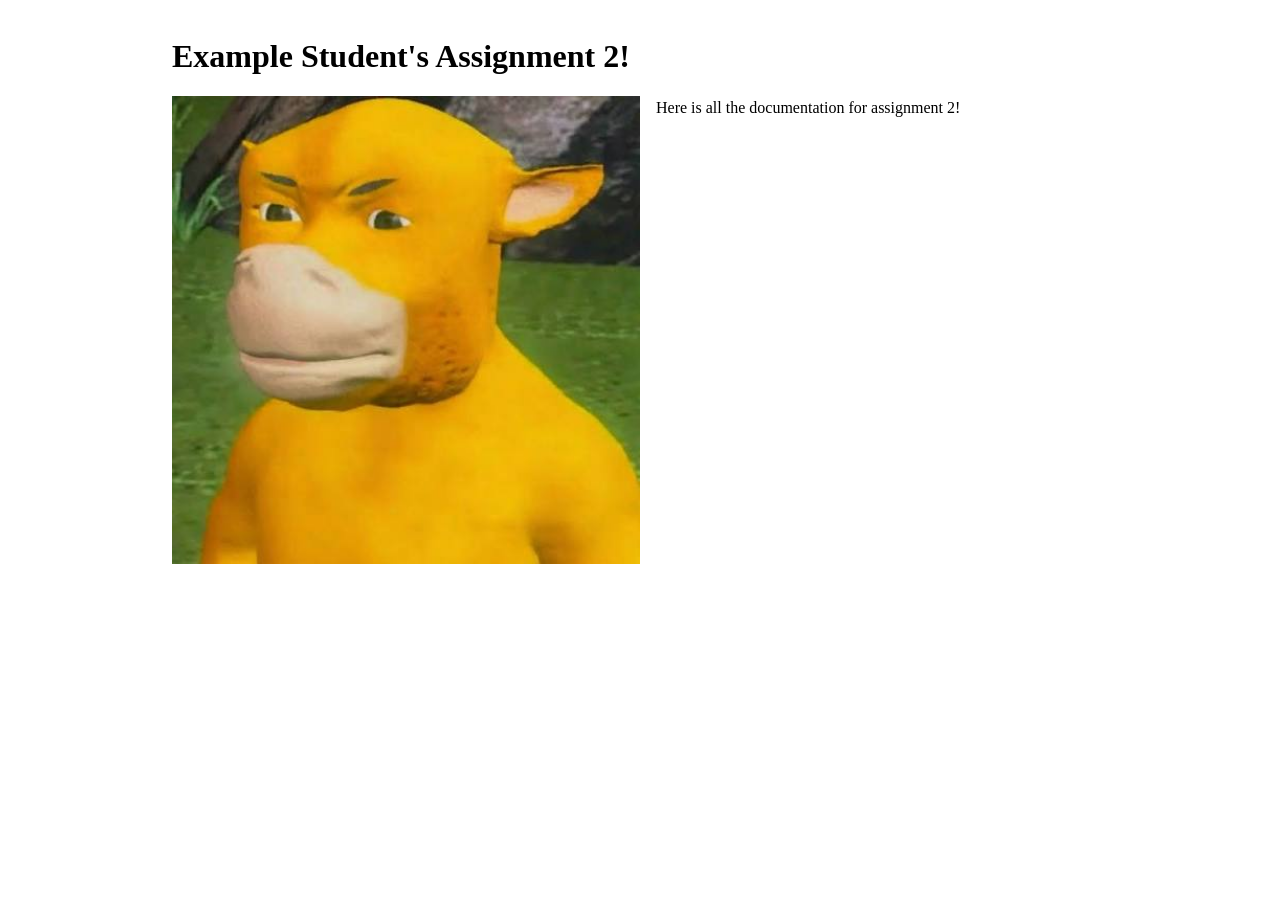
<file: docs/a3.html>
<!DOCTYPE html>
<html>
  <head>
    <meta charset="utf-8" />
    <meta name="viewport" content="width=device-width, maximum-scale=1.0" />

    <title>Example Student's HCDE 439 Physical Computing Page!</title>

    <link href="style.css" rel="stylesheet" type="text/css" />
  </head>
  <body>
    <h1>Example Student's Assignment 2!</h1>
    <div class="header">
      <img src="牛来.jpg" />
      <p>Here is all the documentation for assignment 2!</p>
    </div>
  </body>
</html>
</file>
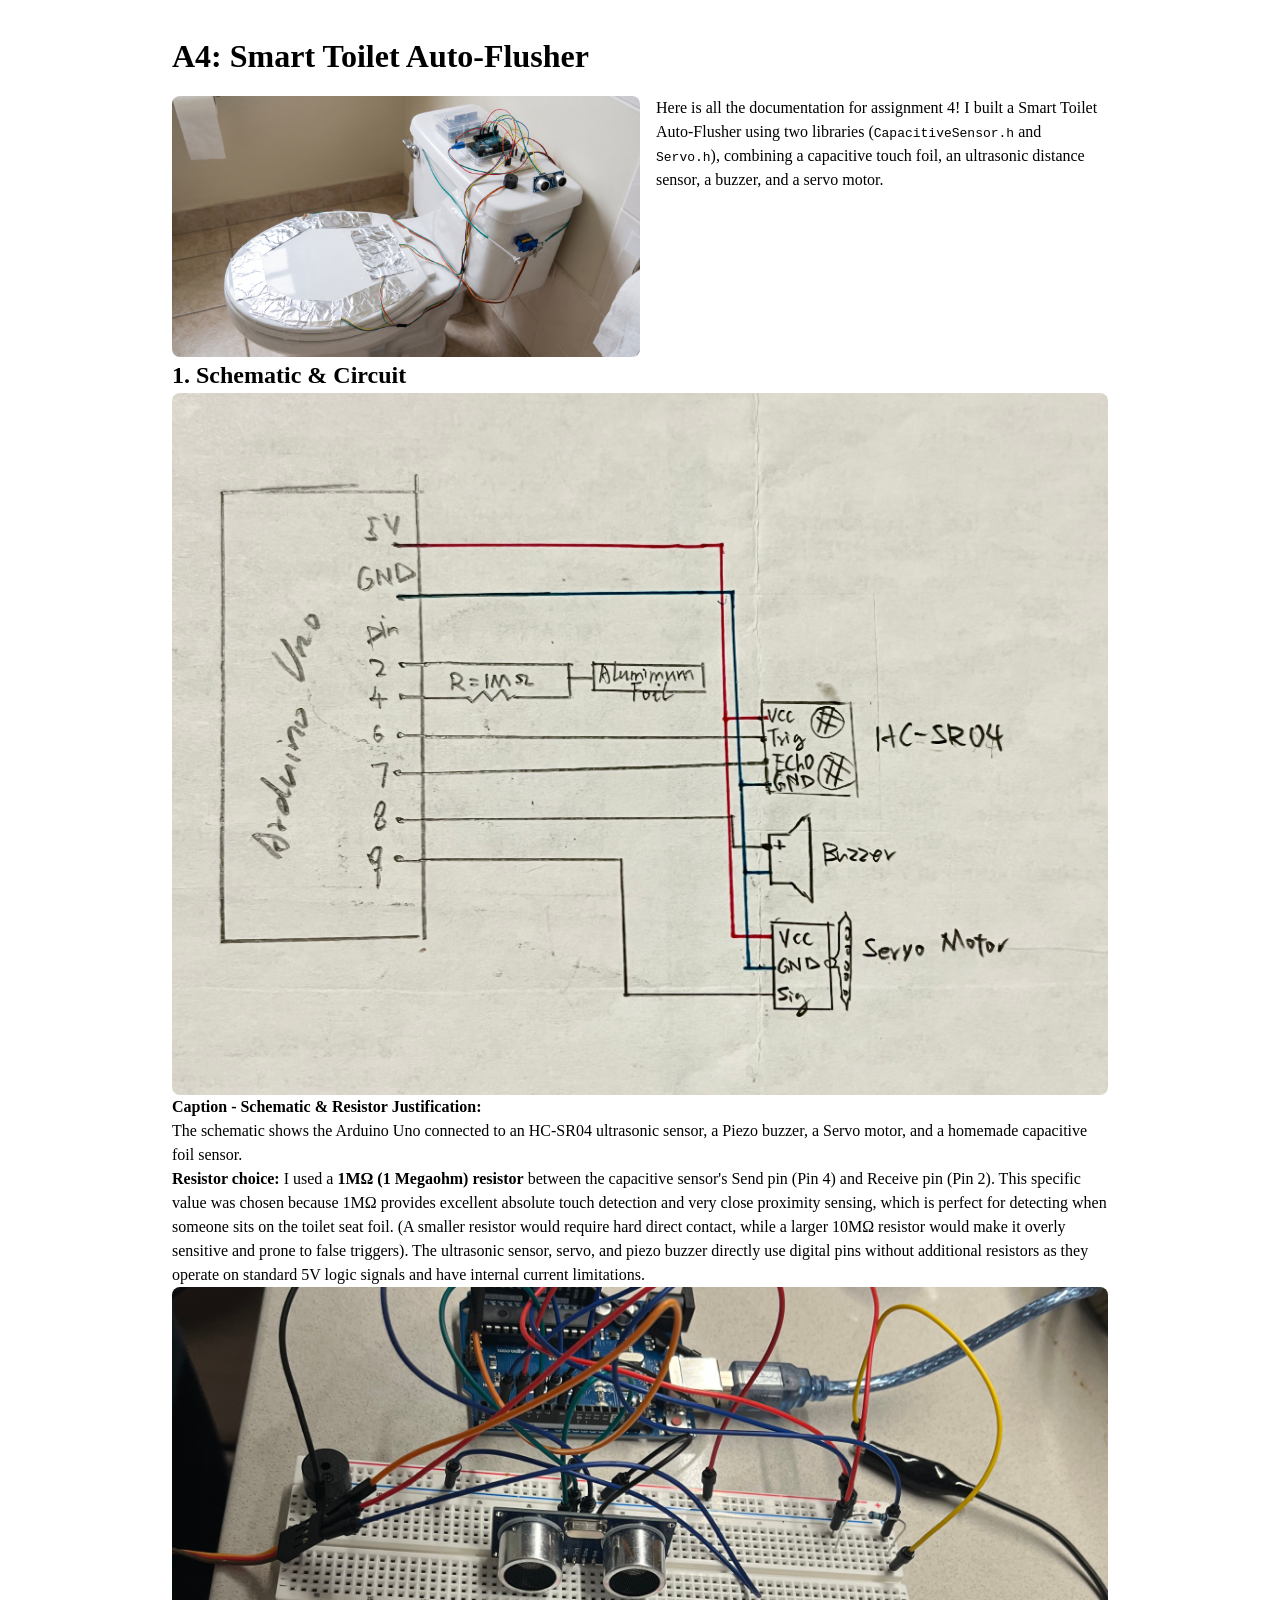
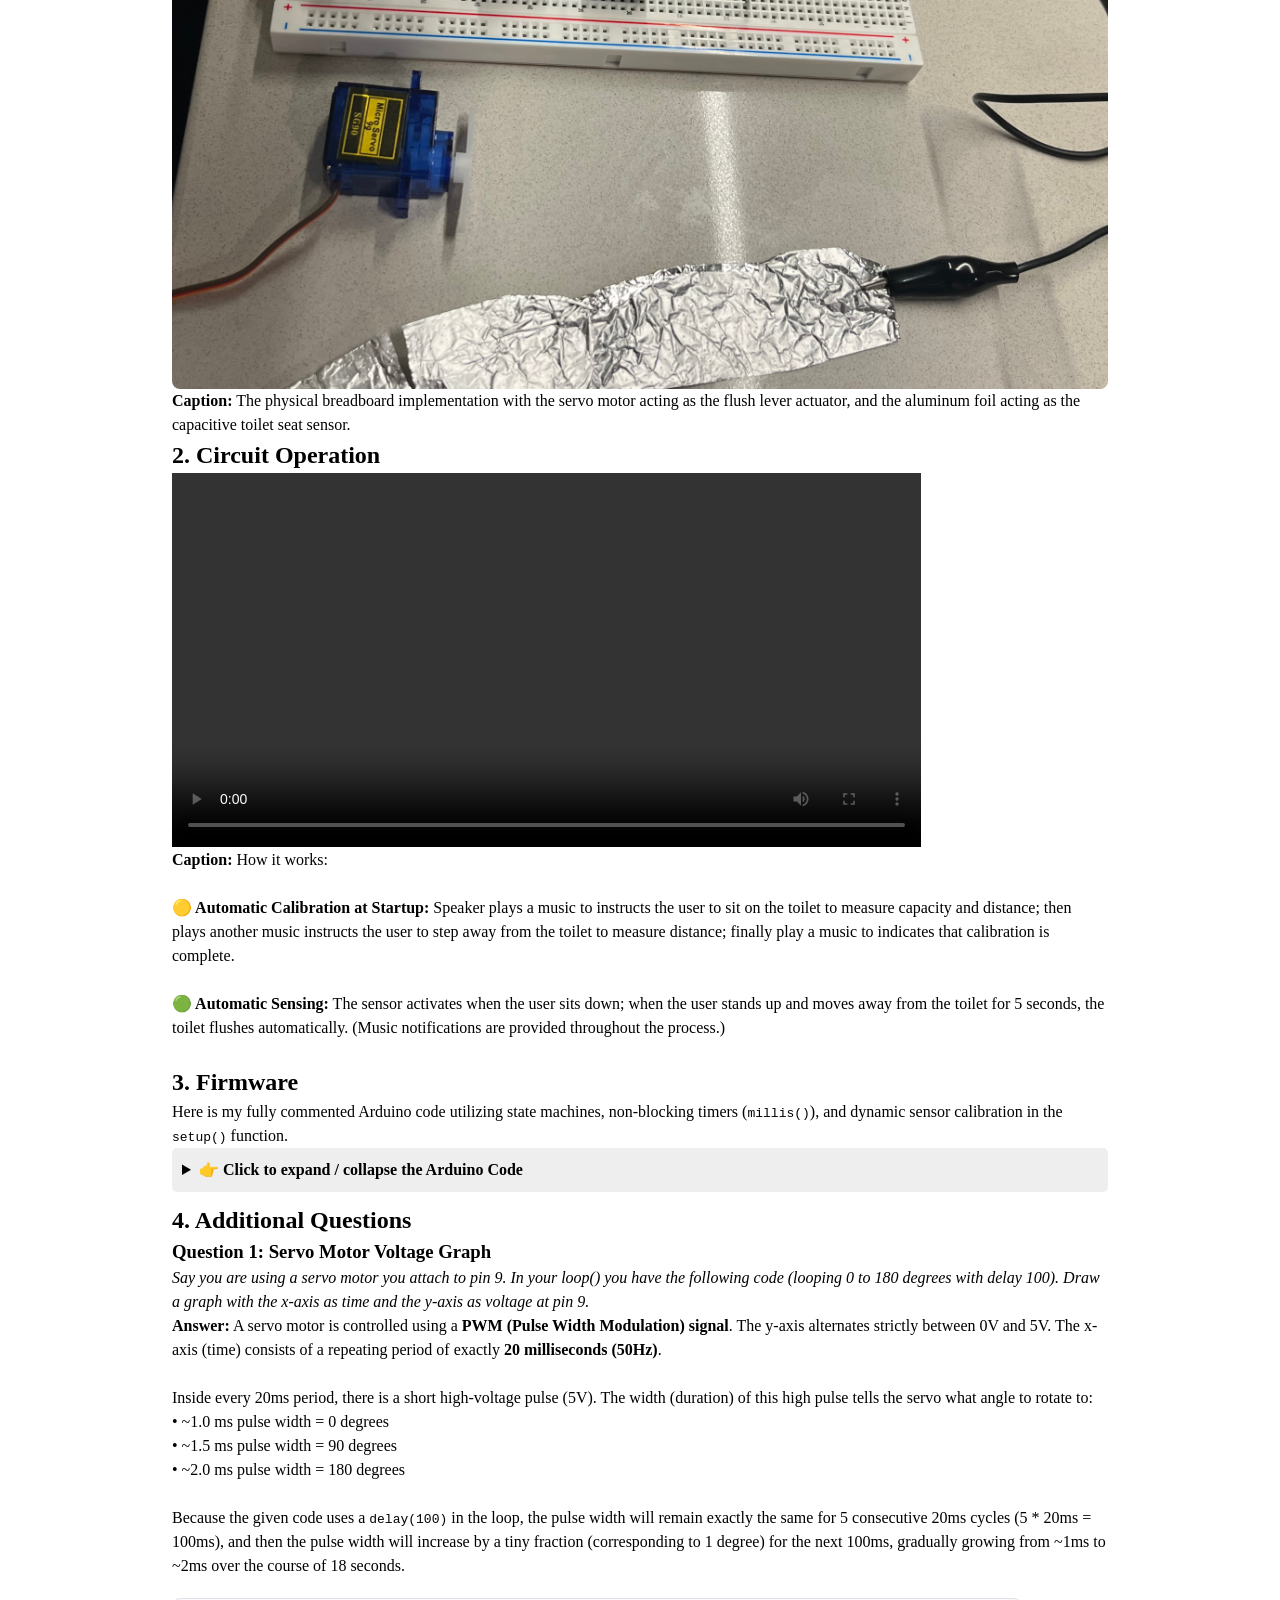
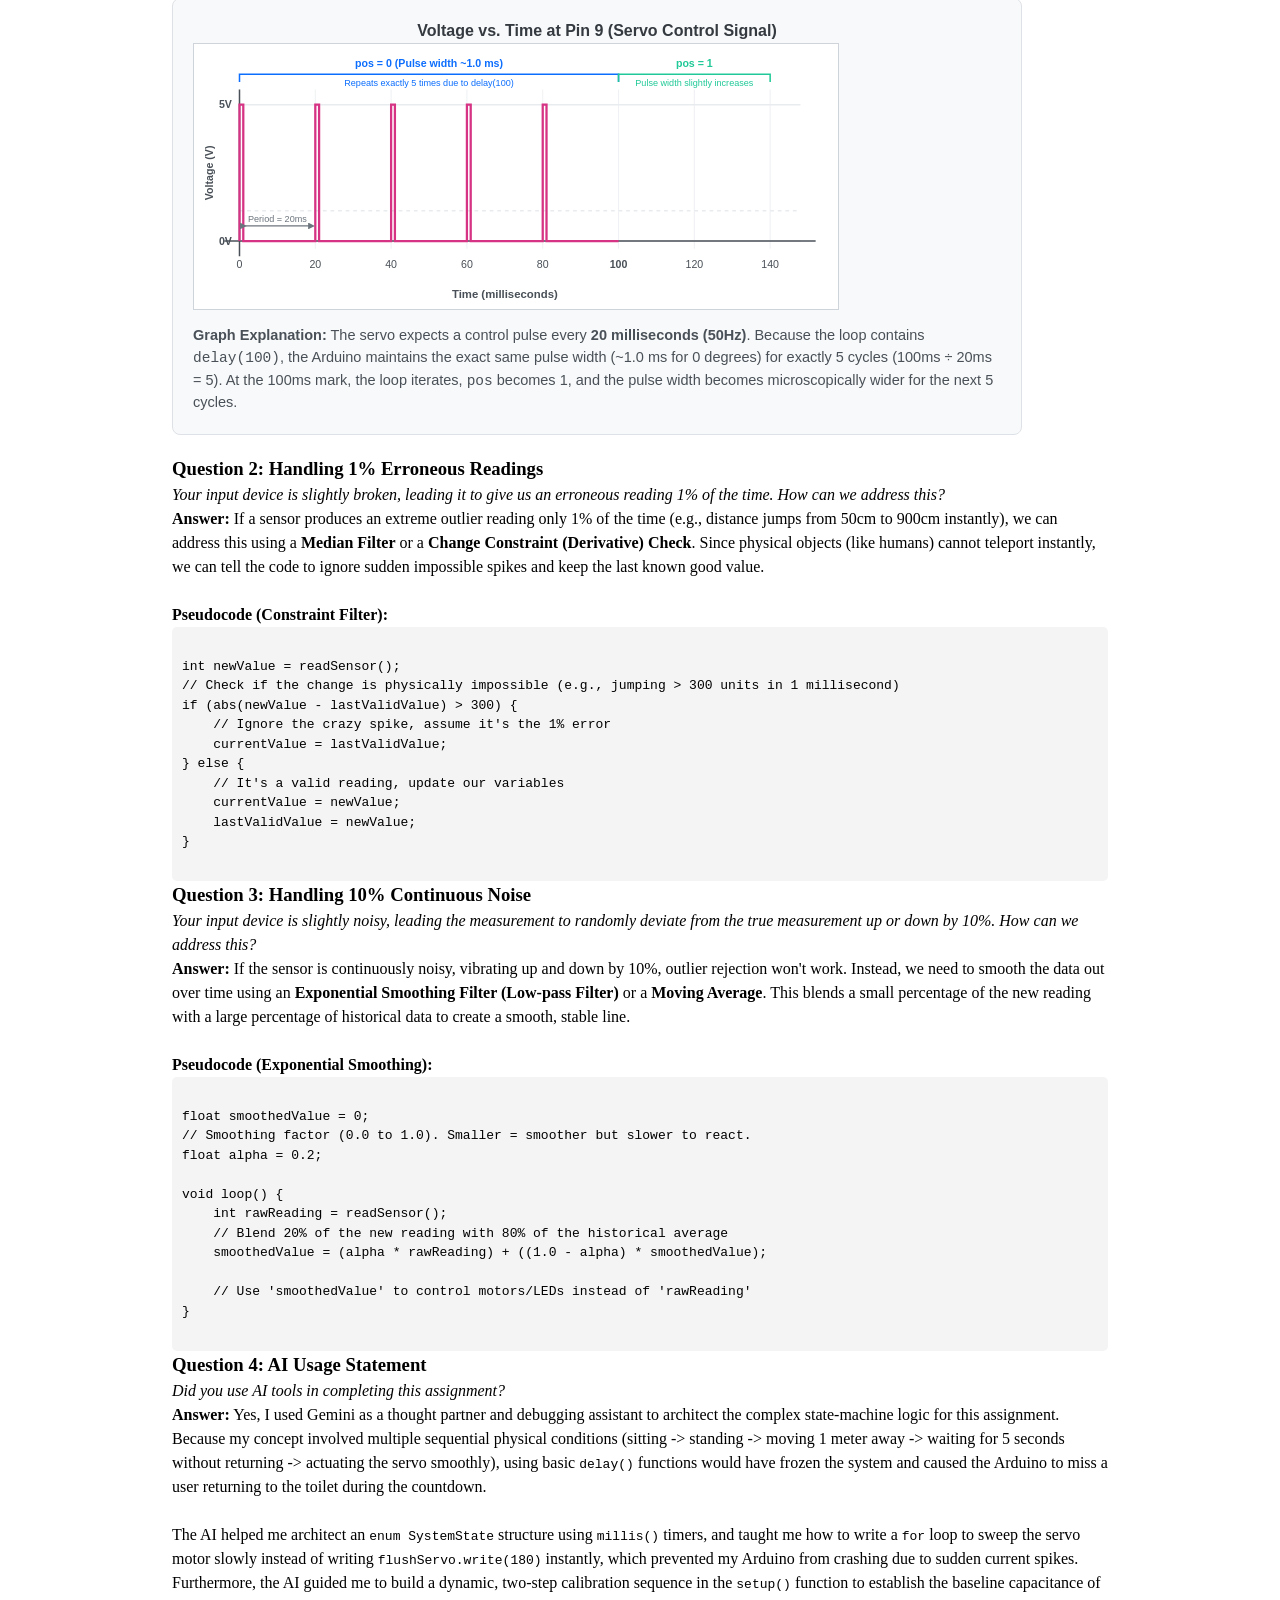
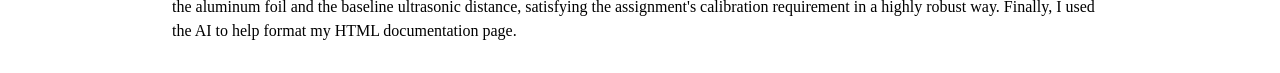
<file: docs/a4.html>
<!DOCTYPE html>
<html>
  <head>
    <meta charset="utf-8" />
    <meta name="viewport" content="width=device-width, maximum-scale=1.0" />
    <title>HCDE 439 Physical Computing: A4</title>
    <link href="style.css" rel="stylesheet" type="text/css" />
  </head>
  <body>
    <h1>A4: Smart Toilet Auto-Flusher</h1>
    
    <div class="header">
      <img src="A4自动冲水马桶封面.jpg" alt="Smart Toilet Auto-Flusher Cover" style="max-width: 50%; border-radius: 8px;" />
      <p>Here is all the documentation for assignment 4! I built a Smart Toilet Auto-Flusher using two libraries (<code>CapacitiveSensor.h</code> and <code>Servo.h</code>), combining a capacitive touch foil, an ultrasonic distance sensor, a buzzer, and a servo motor.</p>
    </div>

    <!-- 1. Schematic & Circuit -->
    <div class="section">
      <h2>1. Schematic & Circuit</h2>
      
      <img src="A4 电路图.jpg" alt="Circuit Schematic" style="max-width: 100%; border-radius: 8px;" />
      <p><strong>Caption - Schematic & Resistor Justification:</strong><br> 
      The schematic shows the Arduino Uno connected to an HC-SR04 ultrasonic sensor, a Piezo buzzer, a Servo motor, and a homemade capacitive foil sensor. <br>
      <strong>Resistor choice:</strong> I used a <strong>1MΩ (1 Megaohm) resistor</strong> between the capacitive sensor's Send pin (Pin 4) and Receive pin (Pin 2). This specific value was chosen because 1MΩ provides excellent absolute touch detection and very close proximity sensing, which is perfect for detecting when someone sits on the toilet seat foil. (A smaller resistor would require hard direct contact, while a larger 10MΩ resistor would make it overly sensitive and prone to false triggers). The ultrasonic sensor, servo, and piezo buzzer directly use digital pins without additional resistors as they operate on standard 5V logic signals and have internal current limitations.
      </p>

      <img src="A4 电气图.jpg" alt="Breadboard Circuit" style="max-width: 100%; border-radius: 8px;" />
      <p><strong>Caption:</strong> The physical breadboard implementation with the servo motor acting as the flush lever actuator, and the aluminum foil acting as the capacitive toilet seat sensor.</p>
    </div>

    <!-- 2. Circuit Operation -->
    <div class="section">
      <h2>2. Circuit Operation</h2>
      <!-- 这里插入你的 GIF 或 MP4 动图 -->
      <video width="100%" controls>
        <source src="A4 Smart Flushing.mp4" type="video/mp4" />
        Your browser does not support the video tag.
      </video>
      <p><strong>Caption:</strong>  How it works:
      <br> 
      <br> <strong>🟡 Automatic Calibration at Startup:</strong> Speaker plays a music to instructs the user to sit on the toilet to measure capacity and distance; then plays another music instructs the user to step away from the toilet to measure distance; finally play a music to indicates that calibration is complete.
      <br>
      <br> <strong>🟢 Automatic Sensing:</strong> The sensor activates when the user sits down; when the user stands up and moves away from the toilet for 5 seconds, the toilet flushes automatically. (Music notifications are provided throughout the process.)
      <br> 
      <br> 
    </div>

    <!-- 3. Firmware (Code) -->
    <div class="section">
      <h2>3. Firmware</h2>
      <p>Here is my fully commented Arduino code utilizing state machines, non-blocking timers (<code>millis()</code>), and dynamic sensor calibration in the <code>setup()</code> function.</p>
      
      <details>
        <summary style="cursor: pointer; font-weight: bold; padding: 10px; background-color: #eeeeee; border-radius: 5px; margin-bottom: 10px;">
          👉 Click to expand / collapse the Arduino Code
        </summary>
        <pre><code>
// Include library for capacitive touch sensing
#include <CapacitiveSensor.h>
// Include library for servo motor control
#include <Servo.h>

// Define trigger pin for the ultrasonic sensor
const int trigPin = 6;
// Define echo pin for the ultrasonic sensor
const int echoPin = 7;
// Define output pin for the piezo buzzer
const int buzzerPin = 8;
// Define control pin for the servo motor
const int servoPin = 9;

// Initialize capacitive sensor with Send pin 4 and Receive pin 2
CapacitiveSensor capSensor = CapacitiveSensor(4, 2);
// Initialize the servo motor object
Servo flushServo;

// Define system states for the toilet state machine
enum SystemState { IDLE, SITTING, LEFT_SEAT, COUNTDOWN, FLUSHING };
// Track the current state of the system
SystemState currentState = IDLE;

// Store calibrated capacitance when a user is sitting
long capSit = 0;
// Store calibrated capacitance when the seat is empty
long capEmpty = 0;
// Store calculated midpoint threshold for capacitance
long capThreshold = 0;

// Store calibrated ultrasonic distance when a user is sitting
long distSit = 0;
// Store calibrated ultrasonic distance when the user walks away
long distAway = 0;
// Store calculated midpoint threshold for distance
long distThreshold = 0;

// Store the last valid ultrasonic distance to prevent false readings between pings
long lastValidDistance = 200;

// Track the start time of the 5-second flush countdown
unsigned long countdownStartTime = 0;
// Track the last time the ultrasonic sensor was triggered
unsigned long lastPingTime = 0;
// Track the last time the countdown beep was played
unsigned long lastToneTime = 0;

// Set the countdown duration to 5000 milliseconds (5 seconds)
const unsigned long countdownDuration = 5000;

// Helper function to play a single note cleanly and wait
void playNote(int freq, int durationMs, int pauseMs) {
  // Emit the specified frequency on the buzzer pin
  tone(buzzerPin, freq, durationMs);
  // Wait for the note and its slight gap to finish
  delay(durationMs + pauseMs);
  // Ensure the buzzer is completely stopped
  noTone(buzzerPin);
}

// Play prompt sound 1: signals user to SIT DOWN for calibration
void playPromptSit() {
  // Play C5 note
  playNote(523, 150, 50);
  // Play G5 note
  playNote(784, 300, 100);
}

// Play prompt sound 2: signals user to STAND UP and WALK AWAY
void playPromptStand() {
  // Play G5 note
  playNote(784, 150, 50);
  // Play E5 note
  playNote(659, 150, 50);
  // Play C5 note
  playNote(523, 300, 100);
}

// Play Toei Subway "Sunao na Kokoro" style chime when calibration finishes
void playReadySunao() {
  // Play F5 note
  playNote(698, 140, 20);
  // Play A5 note
  playNote(880, 140, 20);
  // Play C6 note
  playNote(1047, 140, 20);
  // Play E6 note
  playNote(1319, 180, 20);
  // Play D6 note
  playNote(1175, 140, 20);
  // Play F6 sustained note
  playNote(1397, 450, 100);
}

// Play Schubert's "The Trout" (Die Forelle) motif when the user sits down
void playTroutMelody() {
  // Play D5 pickup note
  playNote(587, 150, 30);
  // Play G5 note
  playNote(784, 220, 30);
  // Play G5 note
  playNote(784, 220, 30);
  // Play B5 note
  playNote(988, 220, 30);
  // Play B5 note
  playNote(988, 220, 30);
  // Play G5 note
  playNote(784, 180, 100);
}

// Play Station Departure "Melody" style arpeggio after flushing completes
void playFlushMelody() {
  // Play G5 note
  playNote(784, 140, 20);
  // Play C6 note
  playNote(1047, 140, 20);
  // Play E6 note
  playNote(1319, 140, 20);
  // Play G6 note
  playNote(1568, 240, 30);
  // Play E6 note
  playNote(1319, 160, 20);
  // Play C6 final sustained chord root
  playNote(1047, 450, 100);
}

// Helper function to read raw distance from ultrasonic sensor immediately
long measureRawDistance() {
  // Set trig pin LOW to ensure a clean pulse
  digitalWrite(trigPin, LOW);
  // Wait 2 microseconds
  delayMicroseconds(2);
  // Pull trig pin HIGH to emit ultrasonic wave
  digitalWrite(trigPin, HIGH);
  // Hold HIGH for 10 microseconds
  delayMicroseconds(10);
  // Pull trig pin back to LOW
  digitalWrite(trigPin, LOW);
  
  // Measure the echo pulse width with a 25000us timeout (approx 4 meters)
  long duration = pulseIn(echoPin, HIGH, 25000);
  // If timeout occurs, return a default far distance of 250 cm
  if (duration == 0) return 250;
  // Convert pulse duration to centimeters and return
  return duration * 0.034 / 2;
}

// Non-blocking distance updater used inside the main loop
long getDistanceSmooth() {
  // Only trigger a new ultrasonic ping every 60 milliseconds
  if (millis() - lastPingTime >= 60) {
    // Update the last ping timestamp
    lastPingTime = millis();
    // Measure the raw distance in centimeters
    long rawDist = measureRawDistance();
    // Smooth the reading with a simple filter to prevent sudden spikes
    lastValidDistance = (lastValidDistance * 7 + rawDist * 3) / 10;
  }
  // Always return the latest valid smoothed distance instead of 999
  return lastValidDistance;
}

// The setup function runs once on startup and performs 2-step calibration
void setup() {
  // Initialize serial monitor at 9600 baud
  Serial.begin(9600);
  
  // Set ultrasonic trig pin as output
  pinMode(trigPin, OUTPUT);
  // Set ultrasonic echo pin as input
  pinMode(echoPin, INPUT);
  // Set buzzer pin as output
  pinMode(buzzerPin, OUTPUT);
  
  // Attach the servo motor to pin 9
  flushServo.attach(servoPin);
  // Move servo to initial 0-degree rest position
  flushServo.write(0);
  // Allow servo time to reach 0 degrees smoothly
  delay(500);

  // --- STEP 1 CALIBRATION: USER SITTING ---
  // Print instructions to Serial Monitor
  Serial.println("=== STEP 1: PLEASE SIT ON THE TOILET SEAT NOW ===");
  // Play musical prompt asking the user to sit down
  playPromptSit();
  // Give the user 3 seconds to sit down comfortably
  delay(3000);
  
  // Initialize accumulators for sitting calibration
  long sitCapSum = 0;
  // Initialize accumulator for sitting distance
  long sitDistSum = 0;
  // Take 15 samples while the user is sitting
  for (int i = 0; i < 15; i++) {
    // Add capacitive reading to sum
    sitCapSum += capSensor.capacitiveSensor(30);
    // Add ultrasonic distance reading to sum
    sitDistSum += measureRawDistance();
    // Play a tiny tick sound to indicate sampling progress
    tone(buzzerPin, 880, 20);
    // Wait 100ms between samples
    delay(100);
  }
  // Calculate average sitting capacitance
  capSit = sitCapSum / 15;
  // Calculate average sitting distance
  distSit = sitDistSum / 15;
  // Print calibrated sitting values
  Serial.print("Calibrated SIT -> Cap: ");
  // Print sitting capacitance value
  Serial.print(capSit);
  // Print sitting distance label
  Serial.print(" | Dist: ");
  // Print sitting distance value
  Serial.println(distSit);

  // --- STEP 2 CALIBRATION: USER STANDING & AWAY ---
  // Print instructions for Step 2
  Serial.println("=== STEP 2: PLEASE STAND UP AND STEP AWAY ===");
  // Play musical prompt asking the user to stand up and step back
  playPromptStand();
  // Give the user 3.5 seconds to walk away from the toilet
  delay(3500);

  // Initialize accumulators for empty/away calibration
  long emptyCapSum = 0;
  // Initialize accumulator for away distance
  long awayDistSum = 0;
  // Take 15 samples while the toilet is empty and user is away
  for (int i = 0; i < 15; i++) {
    // Add empty capacitive reading to sum
    emptyCapSum += capSensor.capacitiveSensor(30);
    // Add away distance reading to sum
    awayDistSum += measureRawDistance();
    // Play a tiny tick sound to indicate sampling progress
    tone(buzzerPin, 587, 20);
    // Wait 100ms between samples
    delay(100);
  }
  // Calculate average empty capacitance
  capEmpty = emptyCapSum / 15;
  // Calculate average away distance
  distAway = awayDistSum / 15;
  // Print calibrated away values
  Serial.print("Calibrated AWAY -> Cap: ");
  // Print empty capacitance value
  Serial.print(capEmpty);
  // Print away distance label
  Serial.print(" | Dist: ");
  // Print away distance value
  Serial.println(distAway);

  // Calculate dynamic midpoint threshold for capacitance
  capThreshold = (capSit + capEmpty) / 2;
  // Safety check in case the user forgot to sit during calibration
  if (capThreshold <= capEmpty + 50) capThreshold = capEmpty + 200;

  // Calculate dynamic midpoint threshold for ultrasonic distance
  distThreshold = (distSit + distAway) / 2;
  // Safety check to ensure distance threshold is reasonable
  if (distThreshold <= distSit + 15) distThreshold = distSit + 40;

  // Initialize the smoothed distance variable to the away distance
  lastValidDistance = distAway;

  // Print final calculated thresholds to Serial Monitor
  Serial.print("READY! Thresholds -> Cap: ");
  // Print capacitance threshold
  Serial.print(capThreshold);
  // Print distance threshold label
  Serial.print(" | Dist: ");
  // Print distance threshold
  Serial.println(distThreshold);

  // Play "Sunao na Kokoro" melody to announce calibration is complete
  playReadySunao();
}

// The main loop runs continuously to manage states
void loop() {
  // Read current capacitance from the foil sensor
  long currentCap = capSensor.capacitiveSensor(30);
  // Read current smoothed distance from the ultrasonic sensor
  long distance = getDistanceSmooth();

  // STATE 1: IDLE - Toilet is empty, waiting for someone to sit
  if (currentState == IDLE) {
    // Check if foil capacitance crosses the calibrated sitting threshold
    if (currentCap > capThreshold) {
      // Transition state to SITTING
      currentState = SITTING;
      // Log state change to Serial Monitor
      Serial.println("State: SITTING -> Playing Schubert's The Trout!");
      // Play "The Trout" greeting melody
      playTroutMelody();
    }
  }

  // STATE 2: SITTING - User is currently seated
  else if (currentState == SITTING) {
    // Check if capacitance drops significantly below the threshold (user stood up)
    if (currentCap < (capThreshold - (capSit - capEmpty) / 6)) {
      // Transition state to LEFT_SEAT
      currentState = LEFT_SEAT;
      // Log state change to Serial Monitor
      Serial.println("State: LEFT_SEAT -> User stood up, checking distance...");
    }
  }

  // STATE 3: LEFT_SEAT - User stood up, waiting to see if they step away or sit back down
  else if (currentState == LEFT_SEAT) {
    // If user sits back down on the foil, return to SITTING state
    if (currentCap > capThreshold) {
      // Transition back to SITTING
      currentState = SITTING;
      // Log state change
      Serial.println("State: SITTING -> User sat back down.");
    }
    // If user steps further away than the calibrated distance threshold, start countdown
    else if (distance > distThreshold) {
      // Transition to COUNTDOWN state
      currentState = COUNTDOWN;
      // Record the exact timestamp when countdown begins
      countdownStartTime = millis();
      // Reset the beep timer so the first countdown tick plays immediately
      lastToneTime = millis() - 1000;
      // Log state change
      Serial.println("State: COUNTDOWN -> User stepped away, 5s countdown started!");
    }
  }

  // STATE 4: COUNTDOWN - User is away, counting down 5 seconds before flushing
  else if (currentState == COUNTDOWN) {
    // Calculate how much time has elapsed in the countdown
    unsigned long elapsed = millis() - countdownStartTime;

    // Play a soft musical countdown tick every 1 second
    if (millis() - lastToneTime >= 1000) {
      // Update last tone timestamp
      lastToneTime = millis();
      // Emit a gentle 988Hz (B5) tick for 60ms
      tone(buzzerPin, 988, 60);
    }

    // INTERRUPT CHECK: If user sits back down OR walks back close to the toilet
    if (currentCap > capThreshold || distance < (distThreshold - 10)) {
      // Stop any active buzzer tone
      noTone(buzzerPin);
      // Play a gentle two-note cancellation chime
      playNote(659, 100, 20);
      // Play second note of cancellation chime
      playNote(523, 180, 20);
      // Decide whether to return to SITTING or LEFT_SEAT based on capacitance
      currentState = (currentCap > capThreshold) ? SITTING : LEFT_SEAT;
      // Log cancellation to Serial Monitor
      Serial.println("Countdown Cancelled! User returned to toilet area.");
    }
    // COMPLETION CHECK: If 5 seconds have passed without the user returning
    else if (elapsed >= countdownDuration) {
      // Stop any active buzzer tone before moving the servo
      noTone(buzzerPin);
      // Transition to FLUSHING state
      currentState = FLUSHING;
    }
  }

  // STATE 5: FLUSHING - Actuate servo motor first, then play departure melody
  else if (currentState == FLUSHING) {
    // Log flushing action to Serial Monitor
    Serial.println("State: FLUSHING -> Rotating servo smoothly to pull flush lever!");
    
    // Define the target angle for the flush lever (adjust based on toilet mechanism)
    int targetAngle = 180; 
    
    // Define the delay in milliseconds per degree of servo movement (larger = slower, smoother)
    int speedDelay = 10;   
    
    // 1. Smoothly and slowly pull the flush lever (Forward Sweep)
    for (int pos = 0; pos <= targetAngle; pos += 1) {
      // Write the current angle position to the servo
      flushServo.write(pos);
      // Wait slightly to give the servo physical time to move and prevent current spikes
      delay(speedDelay); 
    }
    
    // Hold the flush lever open for 1000 milliseconds to ensure water flushes completely
    delay(1000);
    
    // 2. Smoothly and slowly return the flush lever to rest (Backward Sweep)
    for (int pos = targetAngle; pos >= 0; pos -= 1) {
      // Write the current returning angle position to the servo
      flushServo.write(pos);
      // Wait slightly to ensure a smooth return and prevent current spikes
      delay(speedDelay);
    }
    
    // Play the station departure "Melody" chime to celebrate a clean flush
    playFlushMelody();
    
    // Reset smoothed distance to away value to prevent false triggers after flushing
    lastValidDistance = distAway;
    // Return state machine to IDLE for the next user
    currentState = IDLE;
    // Log completion
    Serial.println("Flush complete. System back to IDLE.");
  }
}
        </code></pre>
      </details>
    </div>

    <!-- 4. Questions & Answers -->
    <div class="section">
      <h2>4. Additional Questions</h2>
      
      <h3>Question 1: Servo Motor Voltage Graph</h3>
      <p><em>Say you are using a servo motor you attach to pin 9. In your loop() you have the following code (looping 0 to 180 degrees with delay 100). Draw a graph with the x-axis as time and the y-axis as voltage at pin 9.</em></p>
      
      
      <p><strong>Answer:</strong> 
      A servo motor is controlled using a <strong>PWM (Pulse Width Modulation) signal</strong>. The y-axis alternates strictly between 0V and 5V. The x-axis (time) consists of a repeating period of exactly <strong>20 milliseconds (50Hz)</strong>. 
      <br><br>
      Inside every 20ms period, there is a short high-voltage pulse (5V). The width (duration) of this high pulse tells the servo what angle to rotate to:
      <br>• ~1.0 ms pulse width = 0 degrees
      <br>• ~1.5 ms pulse width = 90 degrees
      <br>• ~2.0 ms pulse width = 180 degrees
      <br><br>
      Because the given code uses a <code>delay(100)</code> in the loop, the pulse width will remain exactly the same for 5 consecutive 20ms cycles (5 * 20ms = 100ms), and then the pulse width will increase by a tiny fraction (corresponding to 1 degree) for the next 100ms, gradually growing from ~1ms to ~2ms over the course of 18 seconds.
      <!-- Question 1: Servo PWM SVG Graph -->
      <div style="max-width: 850px; margin: 20px 0; font-family: Arial, sans-serif; background-color: #f8f9fa; border: 1px solid #dee2e6; border-radius: 8px; padding: 20px;">
        <h4 style="text-align: center; color: #343a40; margin-top: 0;">Voltage vs. Time at Pin 9 (Servo Control Signal)</h4>
        
        <svg viewBox="0 0 850 350" style="width: 100%; height: auto; background-color: #ffffff; border: 1px solid #ced4da;">
          
          <!-- Grid Lines (Y-axis) -->
          <line x1="60" y1="80" x2="800" y2="80" stroke="#e9ecef" stroke-width="2" />
          <line x1="60" y1="220" x2="800" y2="220" stroke="#e9ecef" stroke-width="2" stroke-dasharray="5,5" />
          <line x1="60" y1="260" x2="800" y2="260" stroke="#e9ecef" stroke-width="2" />

          <!-- Grid Lines (X-axis, every 20ms) -->
          <line x1="160" y1="60" x2="160" y2="270" stroke="#e9ecef" stroke-width="1" />
          <line x1="260" y1="60" x2="260" y2="270" stroke="#e9ecef" stroke-width="1" />
          <line x1="360" y1="60" x2="360" y2="270" stroke="#e9ecef" stroke-width="1" />
          <line x1="460" y1="60" x2="460" y2="270" stroke="#e9ecef" stroke-width="1" />
          <line x1="560" y1="60" x2="560" y2="270" stroke="#e9ecef" stroke-width="1" />
          <line x1="660" y1="60" x2="660" y2="270" stroke="#e9ecef" stroke-width="1" />
          <line x1="760" y1="60" x2="760" y2="270" stroke="#e9ecef" stroke-width="1" />

          <!-- Axes -->
          <line x1="60" y1="60" x2="60" y2="280" stroke="#495057" stroke-width="2" />
          <line x1="40" y1="260" x2="820" y2="260" stroke="#495057" stroke-width="2" />

          <!-- Y-axis Labels -->
          <text x="50" y="85" font-size="14" fill="#495057" text-anchor="end" font-weight="bold">5V</text>
          <text x="50" y="265" font-size="14" fill="#495057" text-anchor="end" font-weight="bold">0V</text>
          <text x="25" y="170" font-size="14" fill="#495057" text-anchor="middle" transform="rotate(-90 25,170)" font-weight="bold">Voltage (V)</text>

          <!-- X-axis Labels -->
          <text x="60" y="295" font-size="14" fill="#495057" text-anchor="middle">0</text>
          <text x="160" y="295" font-size="14" fill="#495057" text-anchor="middle">20</text>
          <text x="260" y="295" font-size="14" fill="#495057" text-anchor="middle">40</text>
          <text x="360" y="295" font-size="14" fill="#495057" text-anchor="middle">60</text>
          <text x="460" y="295" font-size="14" fill="#495057" text-anchor="middle">80</text>
          <text x="560" y="295" font-size="14" fill="#495057" text-anchor="middle" font-weight="bold">100</text>
          <text x="660" y="295" font-size="14" fill="#495057" text-anchor="middle">120</text>
          <text x="760" y="295" font-size="14" fill="#495057" text-anchor="middle">140</text>
          <text x="410" y="335" font-size="15" fill="#495057" text-anchor="middle" font-weight="bold">Time (milliseconds)</text>

          <!-- The PWM Waveform (Red Line) -->
          <!-- Scale: X: 100px = 20ms, Y: 80px = 5V.  Pulse width ~1ms = 5px -->
          <!-- Pulses 1 to 5: pos=0, pulse width ~1.0ms (5px) -->
          <path d="M 60 260 
                  V 80 H 65 V 260 H 160 
                  V 80 H 165 V 260 H 260 
                  V 80 H 265 V 260 H 360 
                  V 80 H 365 V 260 H 460 
                  V 80 H 465 V 260 H 560 
                  
                  <!-- Pulses 6 to 7: pos=1, pulse width slightly increases to ~1.005ms (exaggerated to 8px for visibility) -->
                  V 80 H 568 V 260 H 660 
                  V 80 H 668 V 260 H 760
                  V 80 H 768 V 260 H 800" 
                fill="none" stroke="#d63384" stroke-width="3" stroke-linejoin="miter" />

          <!-- Annotations & Callouts -->
          
          <!-- Top Bracket for the first 100ms (pos = 0) -->
          <path d="M 60 50 L 60 40 L 560 40 L 560 50" fill="none" stroke="#0d6efd" stroke-width="2" />
          <text x="310" y="30" font-size="14" fill="#0d6efd" text-anchor="middle" font-weight="bold">pos = 0 (Pulse width ~1.0 ms)</text>
          <text x="310" y="55" font-size="12" fill="#0d6efd" text-anchor="middle">Repeats exactly 5 times due to delay(100)</text>

          <!-- Top Bracket for the next ms (pos = 1) -->
          <path d="M 560 50 L 560 40 L 760 40 L 760 50" fill="none" stroke="#20c997" stroke-width="2" />
          <text x="660" y="30" font-size="14" fill="#20c997" text-anchor="middle" font-weight="bold">pos = 1</text>
          <text x="660" y="55" font-size="12" fill="#20c997" text-anchor="middle">Pulse width slightly increases</text>

          <!-- Period Arrow -->
          <path d="M 65 240 L 155 240" fill="none" stroke="#6c757d" stroke-width="1.5" marker-end="url(#arrowhead)" marker-start="url(#arrowhead)" />
          <text x="110" y="235" font-size="12" fill="#6c757d" text-anchor="middle">Period = 20ms</text>

          <!-- SVG Definitions for Arrows -->
          <defs>
            <marker id="arrowhead" markerWidth="6" markerHeight="6" refX="3" refY="3" orient="auto">
              <path d="M 0 0 L 6 3 L 0 6 Z" fill="#6c757d" />
            </marker>
          </defs>
        </svg>
        
        <p style="font-size: 14.5px; color: #495057; line-height: 1.5; margin-top: 15px;">
          <strong>Graph Explanation:</strong> The servo expects a control pulse every <strong>20 milliseconds (50Hz)</strong>. Because the loop contains <code>delay(100)</code>, the Arduino maintains the exact same pulse width (~1.0 ms for 0 degrees) for exactly 5 cycles (100ms &divide; 20ms = 5). At the 100ms mark, the loop iterates, <code>pos</code> becomes 1, and the pulse width becomes microscopically wider for the next 5 cycles.
        </p>
      </div>
      </p>

      <h3>Question 2: Handling 1% Erroneous Readings</h3>
      <p><em>Your input device is slightly broken, leading it to give us an erroneous reading 1% of the time. How can we address this?</em></p>
      <p><strong>Answer:</strong> 
      If a sensor produces an extreme outlier reading only 1% of the time (e.g., distance jumps from 50cm to 900cm instantly), we can address this using a <strong>Median Filter</strong> or a <strong>Change Constraint (Derivative) Check</strong>. Since physical objects (like humans) cannot teleport instantly, we can tell the code to ignore sudden impossible spikes and keep the last known good value.
      <br><br><strong>Pseudocode (Constraint Filter):</strong>
      </p>
      <pre style="background: #f4f4f4; padding: 10px; border-radius: 5px;"><code>
int newValue = readSensor();
// Check if the change is physically impossible (e.g., jumping > 300 units in 1 millisecond)
if (abs(newValue - lastValidValue) > 300) {
    // Ignore the crazy spike, assume it's the 1% error
    currentValue = lastValidValue; 
} else {
    // It's a valid reading, update our variables
    currentValue = newValue;
    lastValidValue = newValue;
}
      </code></pre>

      <h3>Question 3: Handling 10% Continuous Noise</h3>
      <p><em>Your input device is slightly noisy, leading the measurement to randomly deviate from the true measurement up or down by 10%. How can we address this?</em></p>
      <p><strong>Answer:</strong> 
      If the sensor is continuously noisy, vibrating up and down by 10%, outlier rejection won't work. Instead, we need to smooth the data out over time using an <strong>Exponential Smoothing Filter (Low-pass Filter)</strong> or a <strong>Moving Average</strong>. This blends a small percentage of the new reading with a large percentage of historical data to create a smooth, stable line.
      <br><br><strong>Pseudocode (Exponential Smoothing):</strong>
      </p>
      <pre style="background: #f4f4f4; padding: 10px; border-radius: 5px;"><code>
float smoothedValue = 0;
// Smoothing factor (0.0 to 1.0). Smaller = smoother but slower to react.
float alpha = 0.2; 

void loop() {
    int rawReading = readSensor();
    // Blend 20% of the new reading with 80% of the historical average
    smoothedValue = (alpha * rawReading) + ((1.0 - alpha) * smoothedValue);
    
    // Use 'smoothedValue' to control motors/LEDs instead of 'rawReading'
}
      </code></pre>

      <h3>Question 4: AI Usage Statement</h3>
      <p><em>Did you use AI tools in completing this assignment?</em></p>
      <p><strong>Answer:</strong> 
      Yes, I used Gemini as a thought partner and debugging assistant to architect the complex state-machine logic for this assignment. Because my concept involved multiple sequential physical conditions (sitting -> standing -> moving 1 meter away -> waiting for 5 seconds without returning -> actuating the servo smoothly), using basic <code>delay()</code> functions would have frozen the system and caused the Arduino to miss a user returning to the toilet during the countdown. 
      <br><br>
      The AI helped me architect an <code>enum SystemState</code> structure using <code>millis()</code> timers, and taught me how to write a <code>for</code> loop to sweep the servo motor slowly instead of writing <code>flushServo.write(180)</code> instantly, which prevented my Arduino from crashing due to sudden current spikes. Furthermore, the AI guided me to build a dynamic, two-step calibration sequence in the <code>setup()</code> function to establish the baseline capacitance of the aluminum foil and the baseline ultrasonic distance, satisfying the assignment's calibration requirement in a highly robust way. Finally, I used the AI to help format my HTML documentation page.
      </p>
    </div>

  </body>
</html>
</file>
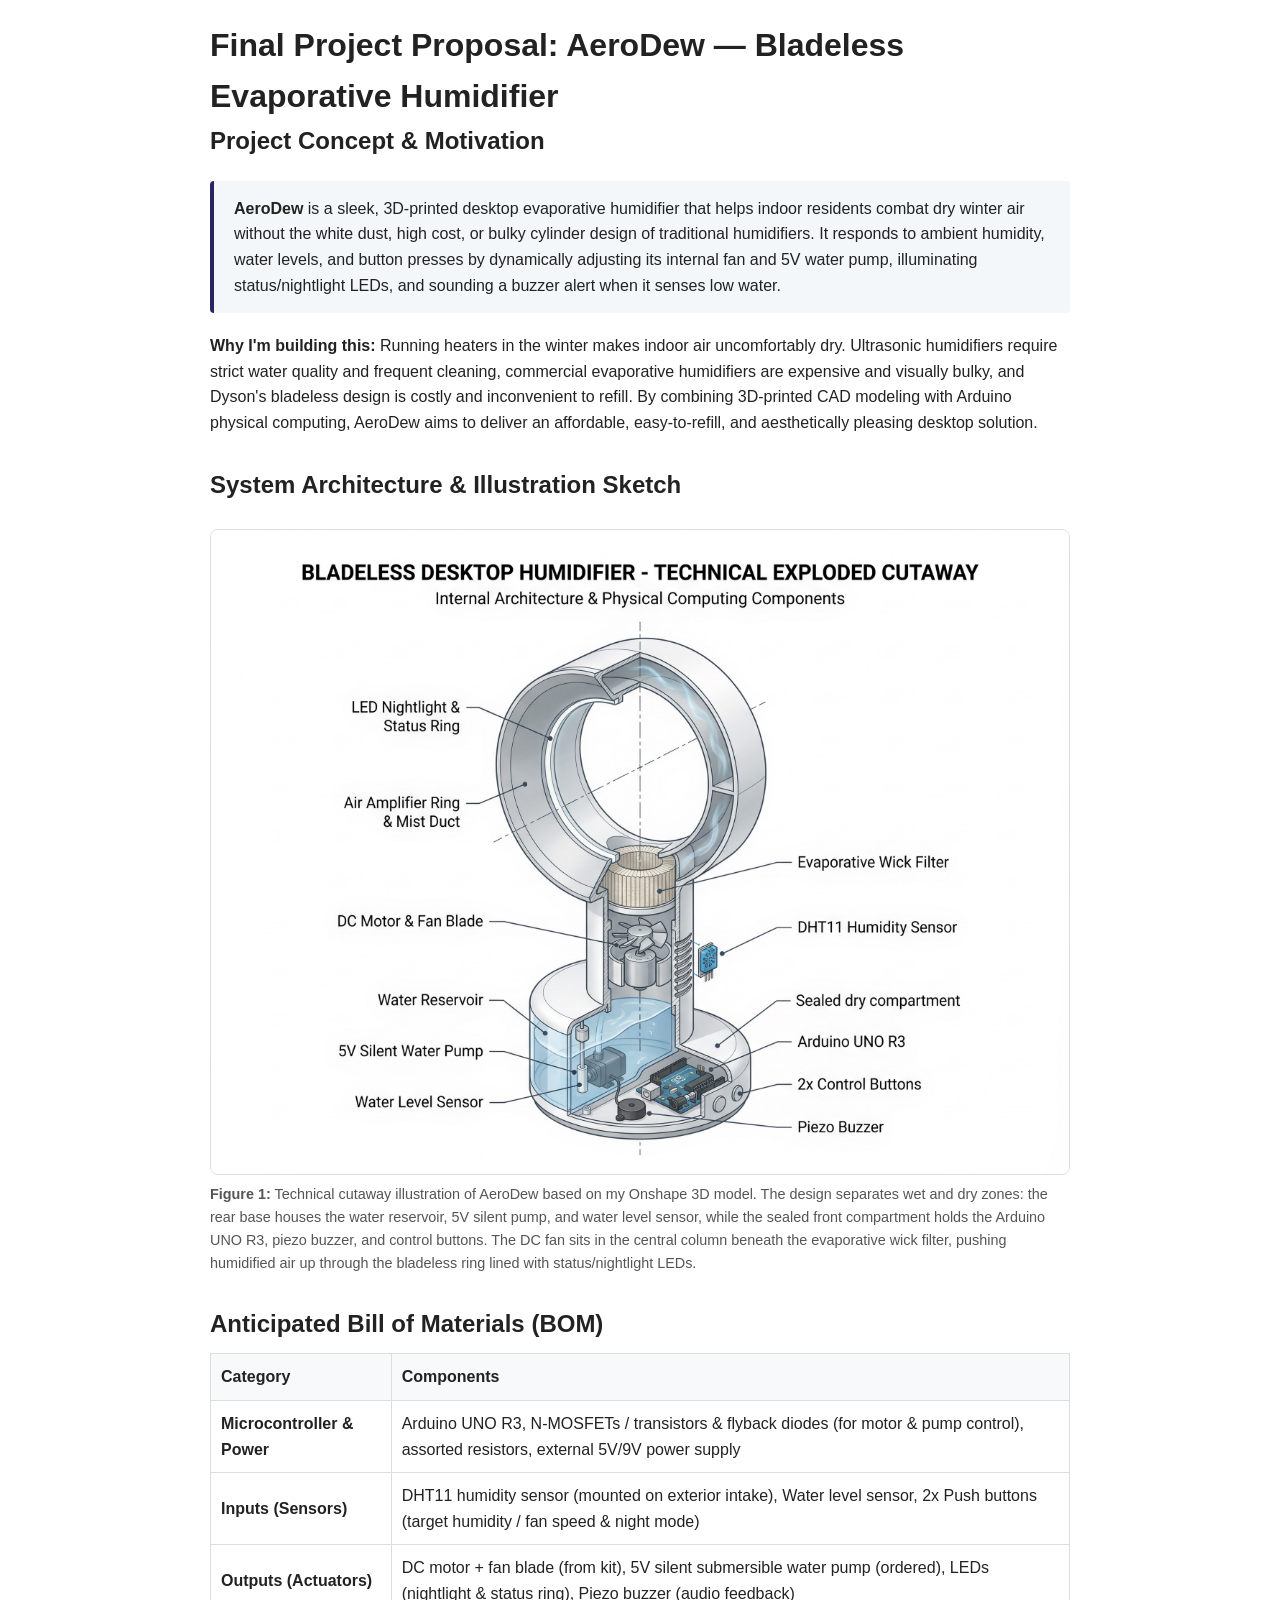
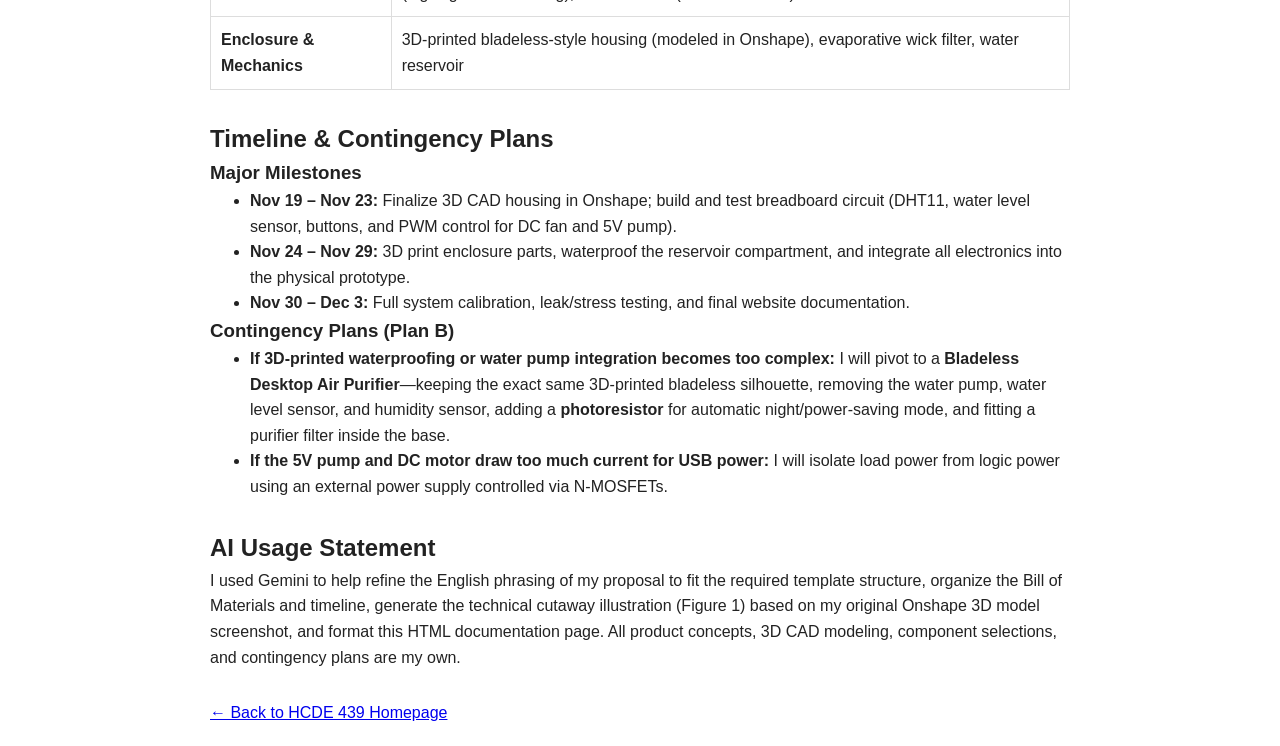
<file: docs/final_proposal.html>
<!DOCTYPE html>
<html lang="en">
  <head>
    <meta charset="utf-8" />
    <meta name="viewport" content="width=device-width, maximum-scale=1.0" />
    <title>Final Project Proposal: AeroDew</title>
    <link href="style.css" rel="stylesheet" type="text/css" />
    <style>
      body {
        max-width: 900px;
        margin: 0 auto;
        padding: 20px;
        font-family: -apple-system, BlinkMacSystemFont, "Segoe UI", Roboto, Helvetica, Arial, sans-serif;
        line-height: 1.6;
        color: #222;
      }
      .concept-box {
        background-color: #f4f7f9;
        border-left: 4px solid #2b2463;
        padding: 15px 20px;
        margin: 20px 0;
        border-radius: 4px;
      }
      .diagram-container {
        text-align: center;
        margin: 25px 0;
      }
      .diagram-container img {
        max-width: 100%;
        height: auto;
        border: 1px solid #ddd;
        border-radius: 8px;
      }
      .caption {
        font-size: 0.9em;
        color: #555;
        margin-top: 8px;
        text-align: left;
      }
      .section {
        margin-bottom: 30px;
      }
      table {
        width: 100%;
        border-collapse: collapse;
        margin-top: 10px;
      }
      th, td {
        border: 1px solid #ddd;
        padding: 10px;
        text-align: left;
      }
      th {
        background-color: #f8f9fa;
      }
    </style>
  </head>
  <body>
    <h1>Final Project Proposal: AeroDew — Bladeless Evaporative Humidifier</h1>

    <div class="section">
      <h2>Project Concept &amp; Motivation</h2>
      <div class="concept-box">
        <p>
          <strong>AeroDew</strong> is a sleek, 3D-printed desktop evaporative humidifier that helps indoor residents combat dry winter air without the white dust, high cost, or bulky cylinder design of traditional humidifiers. It responds to ambient humidity, water levels, and button presses by dynamically adjusting its internal fan and 5V water pump, illuminating status/nightlight LEDs, and sounding a buzzer alert when it senses low water.
        </p>
      </div>
      <p>
        <strong>Why I'm building this:</strong> Running heaters in the winter makes indoor air uncomfortably dry. Ultrasonic humidifiers require strict water quality and frequent cleaning, commercial evaporative humidifiers are expensive and visually bulky, and Dyson's bladeless design is costly and inconvenient to refill. By combining 3D-printed CAD modeling with Arduino physical computing, AeroDew aims to deliver an affordable, easy-to-refill, and aesthetically pleasing desktop solution.
      </p>
    </div>

    <div class="section">
      <h2>System Architecture &amp; Illustration Sketch</h2>
      <div class="diagram-container">
        <img src="aerodew_cutaway.jpg" alt="Technical exploded cutaway diagram of AeroDew Bladeless Desktop Humidifier" />
        <p class="caption">
          <strong>Figure 1:</strong> Technical cutaway illustration of AeroDew based on my Onshape 3D model. The design separates wet and dry zones: the rear base houses the water reservoir, 5V silent pump, and water level sensor, while the sealed front compartment holds the Arduino UNO R3, piezo buzzer, and control buttons. The DC fan sits in the central column beneath the evaporative wick filter, pushing humidified air up through the bladeless ring lined with status/nightlight LEDs.
        </p>
      </div>
    </div>

    <div class="section">
      <h2>Anticipated Bill of Materials (BOM)</h2>
      <table>
        <thead>
          <tr>
            <th>Category</th>
            <th>Components</th>
          </tr>
        </thead>
        <tbody>
          <tr>
            <td><strong>Microcontroller &amp; Power</strong></td>
            <td>Arduino UNO R3, N-MOSFETs / transistors &amp; flyback diodes (for motor &amp; pump control), assorted resistors, external 5V/9V power supply</td>
          </tr>
          <tr>
            <td><strong>Inputs (Sensors)</strong></td>
            <td>DHT11 humidity sensor (mounted on exterior intake), Water level sensor, 2x Push buttons (target humidity / fan speed &amp; night mode)</td>
          </tr>
          <tr>
            <td><strong>Outputs (Actuators)</strong></td>
            <td>DC motor + fan blade (from kit), 5V silent submersible water pump (ordered), LEDs (nightlight &amp; status ring), Piezo buzzer (audio feedback)</td>
          </tr>
          <tr>
            <td><strong>Enclosure &amp; Mechanics</strong></td>
            <td>3D-printed bladeless-style housing (modeled in Onshape), evaporative wick filter, water reservoir</td>
          </tr>
        </tbody>
      </table>
    </div>

    <div class="section">
      <h2>Timeline &amp; Contingency Plans</h2>
      <h3>Major Milestones</h3>
      <ul>
        <li><strong>Nov 19 – Nov 23:</strong> Finalize 3D CAD housing in Onshape; build and test breadboard circuit (DHT11, water level sensor, buttons, and PWM control for DC fan and 5V pump).</li>
        <li><strong>Nov 24 – Nov 29:</strong> 3D print enclosure parts, waterproof the reservoir compartment, and integrate all electronics into the physical prototype.</li>
        <li><strong>Nov 30 – Dec 3:</strong> Full system calibration, leak/stress testing, and final website documentation.</li>
      </ul>

      <h3>Contingency Plans (Plan B)</h3>
      <ul>
        <li><strong>If 3D-printed waterproofing or water pump integration becomes too complex:</strong> I will pivot to a <strong>Bladeless Desktop Air Purifier</strong>—keeping the exact same 3D-printed bladeless silhouette, removing the water pump, water level sensor, and humidity sensor, adding a <strong>photoresistor</strong> for automatic night/power-saving mode, and fitting a purifier filter inside the base.</li>
        <li><strong>If the 5V pump and DC motor draw too much current for USB power:</strong> I will isolate load power from logic power using an external power supply controlled via N-MOSFETs.</li>
      </ul>
    </div>

    <div class="section">
      <h2>AI Usage Statement</h2>
      <p>
        I used Gemini to help refine the English phrasing of my proposal to fit the required template structure, organize the Bill of Materials and timeline, generate the technical cutaway illustration (Figure 1) based on my original Onshape 3D model screenshot, and format this HTML documentation page. All product concepts, 3D CAD modeling, component selections, and contingency plans are my own.
      </p>
    </div>

    <p><a href="index.html">&larr; Back to HCDE 439 Homepage</a></p>
  </body>
</html>
</file>
<file: docs/style.css>
@import url("https://fonts.googleapis.com/css2?family=Inter:wght@100;200;300;400;500;600;700;800;900&display=swap");

*,
*::before,
*::after {
  box-sizing: border-box;
}

* {
  margin: 0;
}

img,
picture,
video,
canvas,
svg {
  display: block;
  max-width: 80%;
}

body {
  font-family: "Apple Braille", serif;
  line-height: 1.5;
  -webkit-font-smoothing: antialiased;
  max-width: 1000px;
  padding: 2em;
  margin: auto;
}

h1 {
  font-weight: 800;
}

h2 {
  font-weight: 700;
}

.header {
  display: flex;
  gap: 1em;
  margin-top: 1em;
}

.header img {
  width: 50%;
  object-fit: cover;
}

.grid {
  display: grid;
  grid-template-columns: repeat(auto-fit, minmax(250px, 1fr));
  gap: 1em;
  margin-top: 2em;
}

.assignment a {
  color: #070808;
  text-decoration: none;
}

.assignment a:hover {
  color: #00c4e2;
}

.assignment img {
  aspect-ratio: 1;
  object-fit: cover;
}

.assignment p {
  margin-top: 0.5em;
}
</file>
